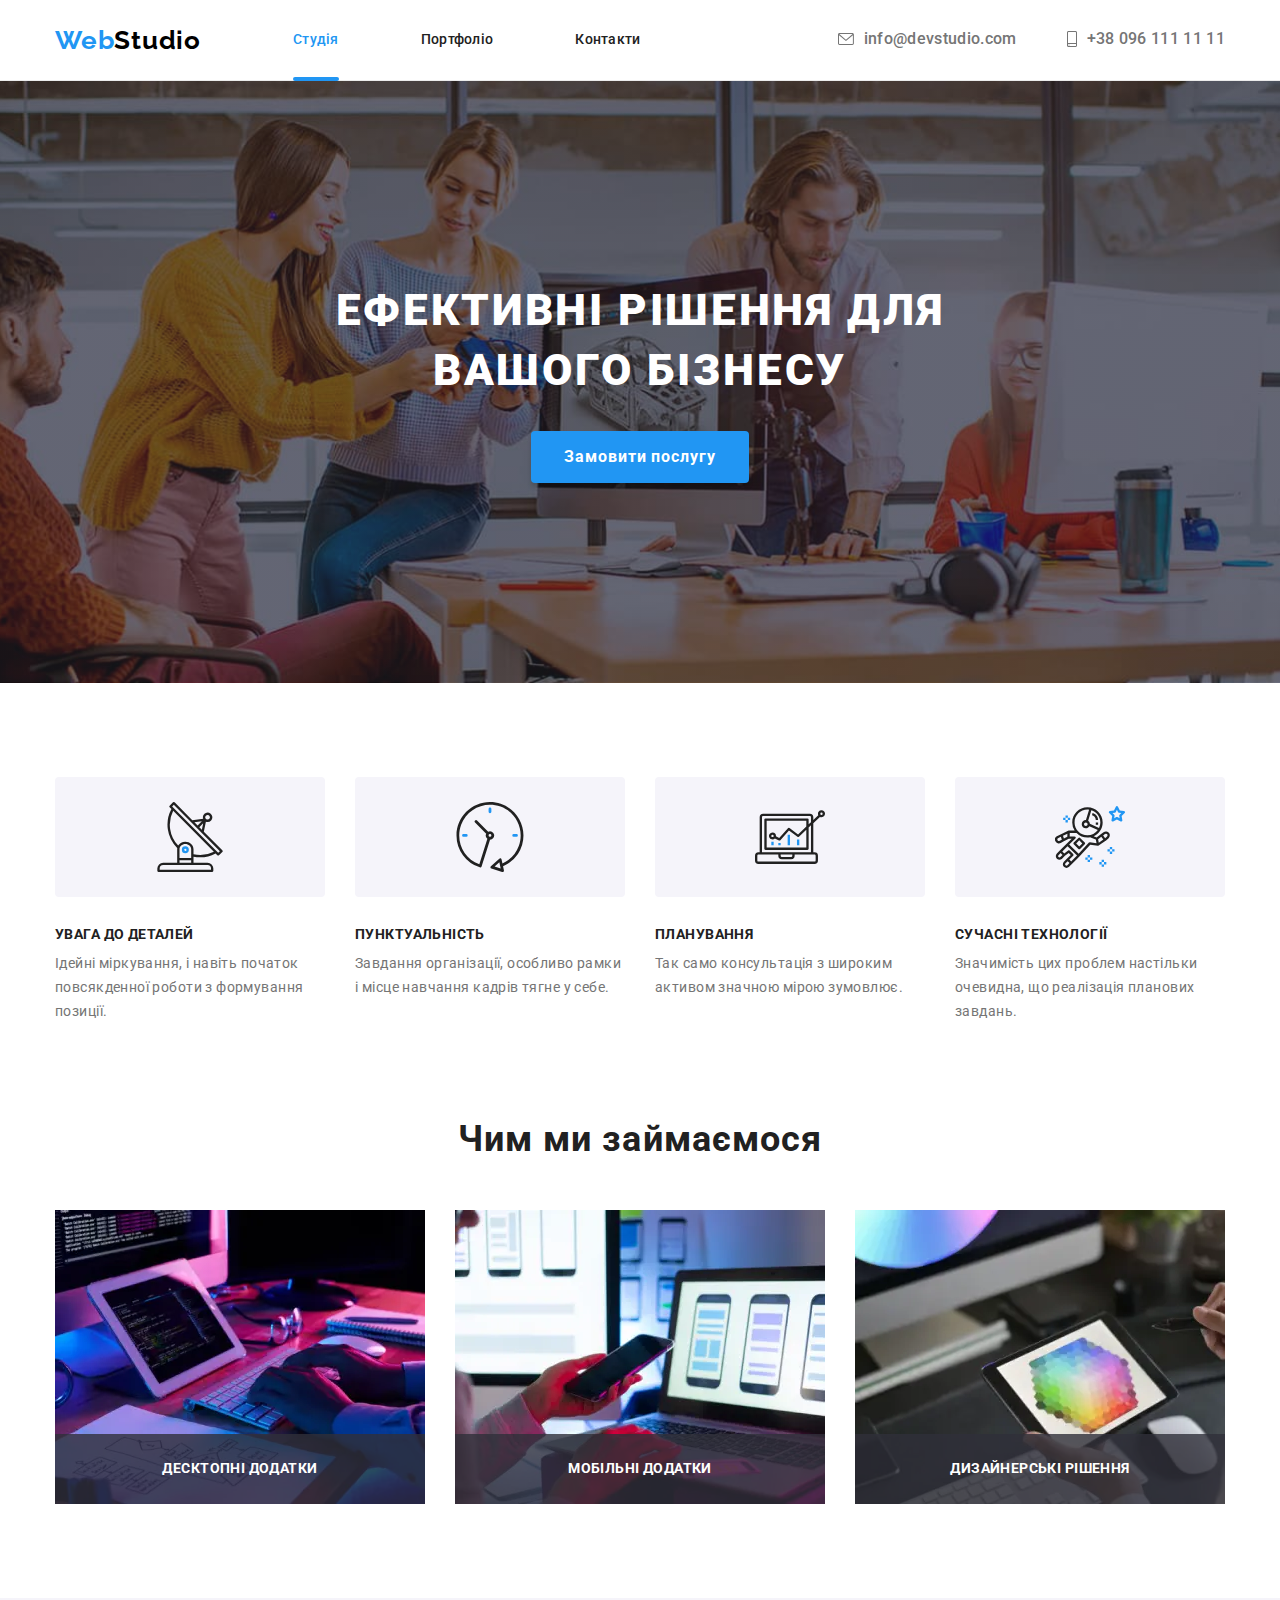
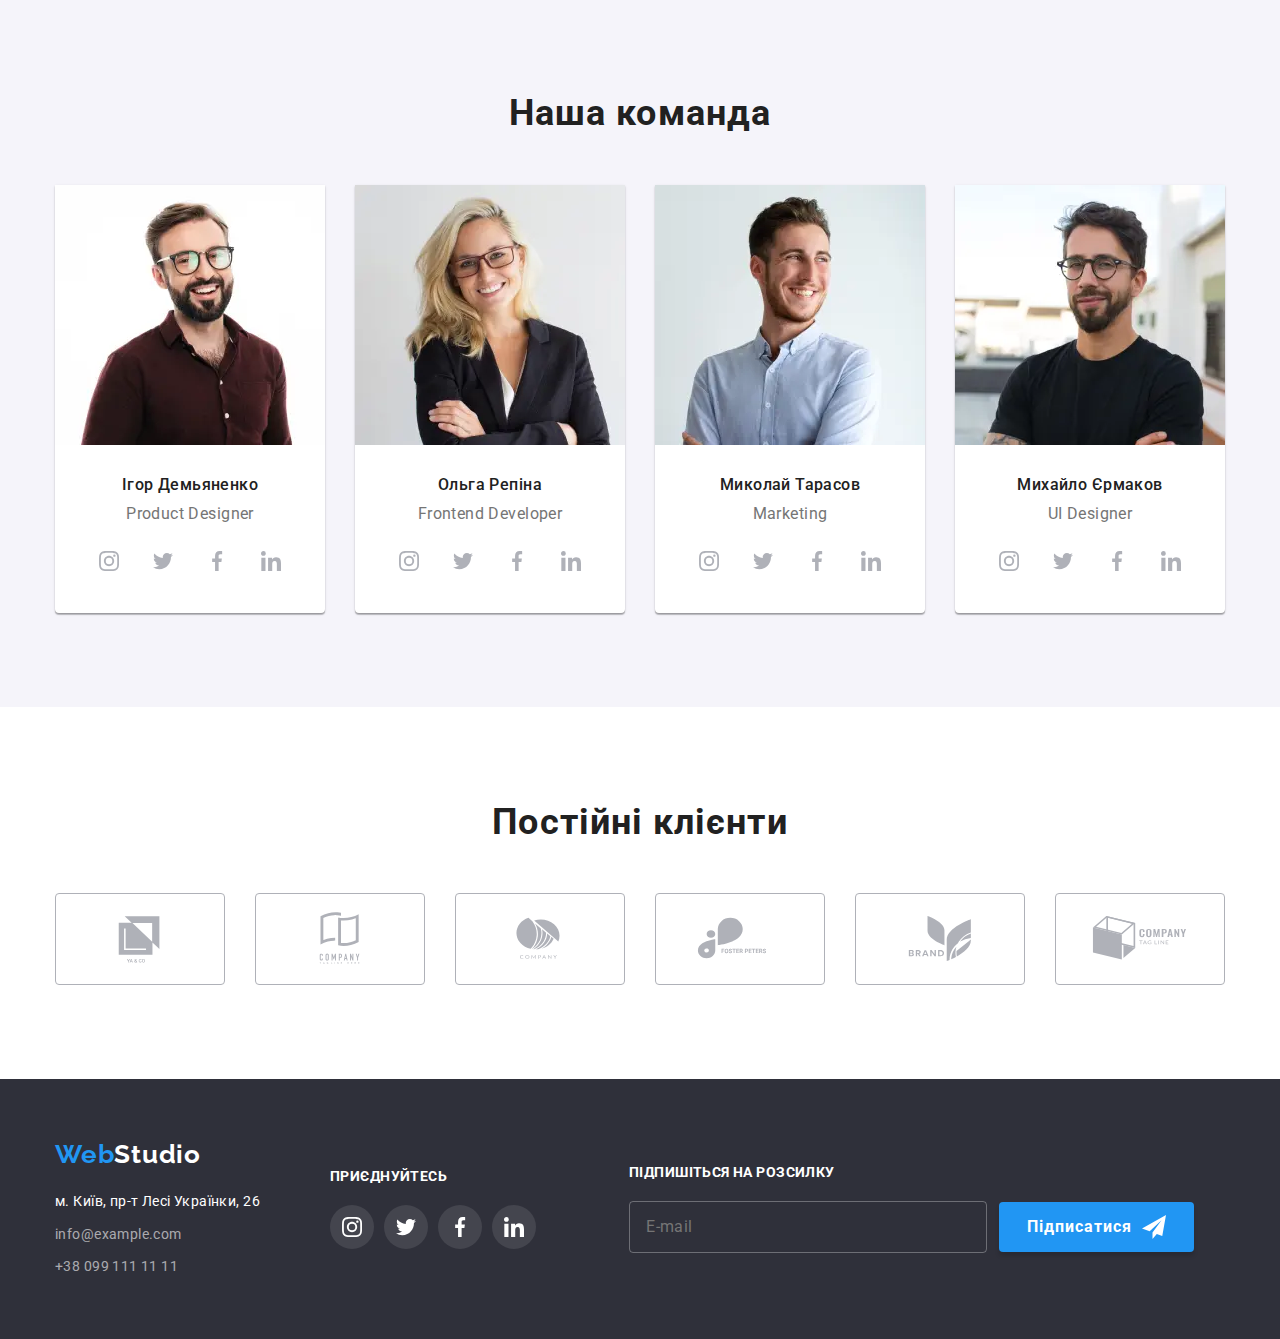
<file: index.html>
<!DOCTYPE html>
<html lang="uk">
  <head>
    <meta charset="UTF-8" />
    <meta http-equiv="X-UA-Compatible" content="IE=edge" />
    <meta name="viewport" content="width=device-width, initial-scale=1.0" />
    <link rel="preconnect" href="https://fonts.googleapis.com" />
    <link rel="preconnect" href="https://fonts.gstatic.com" crossorigin />
    <link href="https://fonts.googleapis.com/css2?family=Raleway:wght@700&family=Roboto:wght@400;500;700;900&display=swap" rel="stylesheet" />
    <link rel="stylesheet" href="./css/main.min.css" />
    <title>WebStudio</title>
  </head>
  <!-- If modal is open => no-scroll -->
  <body data-page>
    <!-- Header -->

    <header class="header">
      <div class="container">
        <div class="container-mobile container--flex">
          <a class="logo" lang="en" href="./index.html"> Web<span class="logo--mode-light">Studio</span> </a>

          <button class="mobile-btn" type="button" data-menu-button aria-expanded="false" aria-controls="mobile-menu">
            <svg width="40" height="40" aria-label="Перемикач мобільного меню">
              <use class="mobile-btn__icon-menu" href="./images/icons.svg#icon-menu"></use>
              <use class="mobile-btn__icon-close" href="./images/icons.svg#icon-menu-close"></use>
            </svg>
          </button>

          <div class="mobile-menu" id="mobile-menu" data-menu>
            <nav class="navigation navigation--margin-left">
              <ul class="nav-menu">
                <li class="nav-menu__item">
                  <a class="nav-menu__link nav-menu__link--active" href="./index.html">Студія</a>
                </li>
                <li class="nav-menu__item">
                  <a class="nav-menu__link" href="./portfolio.html">Портфоліо</a>
                </li>
                <li class="nav-menu__item">
                  <a class="nav-menu__link" href="#contacts">Контакти</a>
                </li>
              </ul>
            </nav>

            <ul class="address-menu">
              <li class="address-menu__item">
                <a class="address-menu__link" href="mailto:info@devstudio.com" aria-label="e-mail">
                  <svg class="icon-letter" width="16" height="12">
                    <use href="./images/icons.svg#icon-letter"></use>
                  </svg>
                  info@devstudio.com
                </a>
              </li>
              <li class="address-menu__item">
                <a class="address-menu__link mobile-activ" href="tel:+380961111111" aria-label="phone number">
                  <svg class="icon-phone" width="10" height="16">
                    <use href="./images/icons.svg#icon-smartphone"></use>
                  </svg>
                  +38 096 111 11 11
                </a>
              </li>
            </ul>

            <ul class="mobile-social">
              <li class="mobile-social__item">
                <a href="https://www.instagram.com/" target="_blank" rel="noopener norefferer" class="mobile-social__link" aria-label="instagram">
                  Instagram
                </a>
              </li>
              <li class="mobile-social__item">
                <a href="https://twitter.com/" target="_blank" rel="noopener norefferer" aria-label="twitter" class="mobile-social__link">
                  Twitter
                </a>
              </li>
              <li class="mobile-social__item">
                <a href="https://www.facebook.com/" target="_blank" rel="noopener norefferer" aria-label="facebook" class="mobile-social__link">
                  Facebook
                </a>
              </li>
              <li class="mobile-social__item">
                <a href="https://www.linkedin.com/" target="_blank" rel="noopener norefferer" aria-label="linkedin" class="mobile-social__link">
                  LinkedIn
                </a>
              </li>
            </ul>
          </div>
        </div>
      </div>
    </header>

    <!-- Main -->

    <main>
      <!--Solutions section-->

      <section class="section solutions overlay">
        <div class="container">
          <h1 class="solutions__title">Ефективні рішення для вашого бізнесу</h1>
          <button type="button" class="solutions__btn" data-modal-open>Замовити послугу</button>
        </div>
      </section>

      <!--Peculiarities section-->

      <section class="section peculiarities">
        <div class="container">
          <!--Hiden title-->

          <h2 class="visually-hidden">Особливості</h2>

          <ul class="peculiarities__items peculiarities__item--top-align list">
            <li class="peculiarities__item">
              <div class="peculiarities__thumb">
                <svg class="peculiarities__icon" width="70" height="70">
                  <use href="./images/icons.svg#icon-antenna"></use>
                </svg>
              </div>
              <h3 class="peculiarities__title">УВАГА ДО ДЕТАЛЕЙ</h3>
              <p class="peculiarities__descr">Ідейні міркування, і навіть початок повсякденної роботи з формування позиції.</p>
            </li>

            <li class="peculiarities__item">
              <div class="peculiarities__thumb">
                <svg class="peculiarities__icon" width="70" height="70">
                  <use href="./images/icons.svg#icon-clock-1"></use>
                </svg>
              </div>
              <h3 class="peculiarities__title">ПУНКТУАЛЬНІСТЬ</h3>
              <p class="peculiarities__descr">Завдання організації, особливо рамки і місце навчання кадрів тягне у себе.</p>
            </li>

            <li class="peculiarities__item">
              <div class="peculiarities__thumb">
                <svg class="peculiarities__icon" width="70" height="70">
                  <use href="./images/icons.svg#icon-diagram"></use>
                </svg>
              </div>
              <h3 class="peculiarities__title">ПЛАНУВАННЯ</h3>
              <p class="peculiarities__descr">Так само консультація з широким активом значною мірою зумовлює.</p>
            </li>

            <li class="peculiarities__item">
              <div class="peculiarities__thumb">
                <svg class="peculiarities__icon" width="70" height="70">
                  <use href="./images/icons.svg#icon-astronaut"></use>
                </svg>
              </div>
              <h3 class="peculiarities__title">СУЧАСНІ ТЕХНОЛОГІЇ</h3>
              <p class="peculiarities__descr">Значимість цих проблем настільки очевидна, що реалізація планових завдань.</p>
            </li>
          </ul>
        </div>
      </section>

      <!-- Doing section -->

      <section class="section doing no-top-padding">
        <div class="container">
          <h2 class="doing__title title">Чим ми займаємося</h2>
          <ul class="doing__items">
            <li class="doing__item">
              <div class="doing__thumb">
                <picture>
                  <!-- desktop screen -->
                  <source
                    media="(min-width: 1200px)"
                    srcset="./images/doing/lg/working-table_lg.webp 1x, ./images/doing/lg/working-table_lg@2x.webp 2x"
                    type="image/webp"
                  />
                  <source
                    media="(min-width: 1200px)"
                    srcset="./images/doing/lg/working-table_lg.jpg 1x, ./images/doing/lg/working-table_lg@x2.jpg 2x"
                    type="image/jpg"
                  />
                  <img src="./images/doing/lg/working-table_lg.jpg" width="370" height="294" alt="table" />
                </picture>

                <h3 class="doing__subtitle">Десктопні додатки</h3>
              </div>
            </li>

            <li class="doing__item">
              <div class="doing__thumb">
                <picture>
                  <!-- desktop screen -->
                  <source
                    media="(min-width: 1200px)"
                    srcset="./images/doing/lg/phone-laptop_lg.webp 1x, ./images/doing/lg/phone-laptop_lg@2x.webp 2x"
                    type="image/webp"
                  />
                  <source
                    media="(min-width: 1200px)"
                    srcset="./images/doing/lg/phone-laptop_lg.jpg 1x, ./images/doing/lg/phone-laptop_lg@x2.jpg 2x"
                    type="image/jpg"
                  />
                  <img src="./images/doing/lg/phone-laptop_lg.jpg" width="370" height="294" alt="tablet" />
                </picture>

                <h3 class="doing__subtitle">Мобільні додатки</h3>
              </div>
            </li>

            <li class="doing__item">
              <div class="doing__thumb">
                <picture>
                  <!-- desktop screen -->
                  <source
                    media="(min-width: 1200px)"
                    srcset="./images/doing/lg/tablet_lg.webp 1x, ./images/doing/lg/tablet_lg@2x.webp 2x"
                    type="image/webp"
                  />
                  <source
                    media="(min-width: 1200px)"
                    srcset="./images/doing/lg/tablet_lg 1x, ./images/doing/lg/tablet_lg@x2.jpg 2x"
                    type="image/jpg"
                  />
                  <img src="./images/doing/lg/tablet_lg.jpg" width="370" height="294" alt="tablet" />
                </picture>

                <h3 class="doing__subtitle">Дизайнерські рішення</h3>
              </div>
            </li>
          </ul>
        </div>
      </section>

      <!-- Our Team section -->

      <section class="section team">
        <div class="container">
          <h2 class="team__title title">Наша команда</h2>

          <ul class="team__members">
            <li class="team__member">
              <picture>
                <!-- desktop screen -->
                <source
                  media="(min-width: 1200px)"
                  srcset="./images/team/lg/product-designer_lg.webp 1x, ./images/team/lg/product-designer_lg@2x.webp 2x"
                  type="image/webp"
                />
                <source
                  media="(min-width: 1200px)"
                  srcset="./images/team/lg/product-designer_lg.jpg 1x, ./images/team/lg/product-designer_lg@2x.jpg 2x"
                  type="image/jpg"
                />

                <!-- tablet screen -->
                <source
                  media="(min-width: 768px)"
                  srcset="./images/team/md/product-designer_md.webp 1x, ./images/team/md/product-designer_md@2x.webp 2x"
                  type="image/webp"
                />
                <source
                  media="(min-width: 768px)"
                  srcset="./images/team/md/product-designer_md.jpg 1x, ./images/team/md/product-designer_md@2x.jpg 2x"
                  type="image/jpg"
                />

                <!-- mobile screen -->
                <source
                  media="(max-width: 767px)"
                  srcset="./images/team/sm/product-designer_sm.webp 1x, ./images/team/sm/product-designer_sm@2x.webp 2x"
                  type="image/webp"
                />
                <source
                  media="(max-width: 767px)"
                  srcset="./images/team/sm/product-designer_sm.jpg 1x, ./images/team/sm/product-designer_sm@2x.jpg 2x"
                  type="image/jpg"
                />
                <img class="member__photo" src="./images/team/lg/product-designer_lg.jpg" alt="designer" />
              </picture>

              <div class="member__content">
                <h3 class="member__title">Ігор Демьяненко</h3>
                <p lang="en" class="member__position">Product Designer</p>
                <ul class="social__items">
                  <li class="social__item">
                    <a
                      href="https://www.instagram.com/"
                      target="_blank"
                      rel="noopener norefferer"
                      class="social__link link social__link--mode-light"
                      aria-label="instagram"
                    >
                      <svg class="social__icon" width="20" height="20">
                        <use href="./images/icons.svg#icon-instagram-member"></use>
                      </svg>
                    </a>
                  </li>
                  <li class="social__item">
                    <a
                      href="https://twitter.com/"
                      target="_blank"
                      rel="noopener norefferer"
                      class="social__link link social__link--mode-light"
                      aria-label="twitter"
                    >
                      <svg class="social__icon" width="20" height="20">
                        <use href="./images/icons.svg#icon-twitter-member"></use>
                      </svg>
                    </a>
                  </li>
                  <li class="social__item">
                    <a
                      href="https://www.facebook.com/"
                      target="_blank"
                      rel="noopener norefferer"
                      class="social__link link social__link--mode-light"
                      aria-label="facebook"
                    >
                      <svg class="social__icon" width="20" height="20">
                        <use href="./images/icons.svg#icon-facebook-member"></use>
                      </svg>
                    </a>
                  </li>
                  <li class="social__item">
                    <a
                      href="https://www.linkedin.com/"
                      target="_blank"
                      rel="noopener norefferer"
                      class="social__link link social__link--mode-light"
                      aria-label="linkedin"
                    >
                      <svg class="social__icon" width="20" height="20">
                        <use href="./images/icons.svg#icon-linkedin-member"></use>
                      </svg>
                    </a>
                  </li>
                </ul>
              </div>
            </li>

            <li class="team__member">
              <picture>
                <!-- desktop screen -->
                <source
                  media="(min-width: 1200px)"
                  srcset="./images/team/lg/front-end_lg.webp 1x, ./images/team/lg/front-end_lg@2x.webp 2x"
                  type="image/webp"
                />
                <source
                  media="(min-width: 1200px)"
                  srcset="./images/team/lg/front-end_lg.jpg 1x, ./images/team/lg/front-end_lg@2x.jpg 2x"
                  type="image/jpg"
                />

                <!-- tablet screen -->
                <source
                  media="(min-width: 768px)"
                  srcset="./images/team/md/front-end_md.webp 1x, ./images/team/md/front-end_md@2x.webp 2x"
                  type="image/webp"
                />
                <source
                  media="(min-width: 768px)"
                  srcset="./images/team/md/front-end_md.jpg 1x, ./images/team/md/front-end_md@2x.jpg 2x"
                  type="image/jpg"
                />

                <!-- mobile screen -->
                <source
                  media="(max-width: 767px)"
                  srcset="./images/team/sm/front-end_sm.webp 1x, ./images/team/sm/front-end_sm@2x.webp 2x"
                  type="image/webp"
                />
                <source
                  media="(max-width: 767px)"
                  srcset="./images/team/sm/front-end_sm.jpg 1x, ./images/team/sm/front-end_sm@2x.jpg 2x"
                  type="image/jpg"
                />
                <img class="member__photo" src="./images/team/lg/front-end_lg.jpg" alt="developer" />
              </picture>

              <div class="member__content">
                <h3 class="member__title">Ольга Репіна</h3>
                <p lang="en" class="member__position">Frontend Developer</p>
                <ul class="social__items">
                  <li class="social__item">
                    <a
                      href="https://www.instagram.com/"
                      target="_blank"
                      rel="noopener norefferer"
                      class="social__link link social__link--mode-light"
                      aria-label="instagram"
                    >
                      <svg class="social__icon" width="20" height="20">
                        <use href="./images/icons.svg#icon-instagram-member"></use>
                      </svg>
                    </a>
                  </li>
                  <li class="social__item">
                    <a
                      href="https://twitter.com/"
                      target="_blank"
                      rel="noopener norefferer"
                      class="social__link link social__link--mode-light"
                      aria-label="twitter"
                    >
                      <svg class="social__icon" width="20" height="20">
                        <use href="./images/icons.svg#icon-twitter-member"></use>
                      </svg>
                    </a>
                  </li>
                  <li class="social__item">
                    <a
                      href="https://www.facebook.com/"
                      target="_blank"
                      rel="noopener norefferer"
                      class="social__link link social__link--mode-light"
                      aria-label="facebook"
                    >
                      <svg class="social__icon" width="20" height="20">
                        <use href="./images/icons.svg#icon-facebook-member"></use>
                      </svg>
                    </a>
                  </li>
                  <li class="social__item">
                    <a
                      href="https://www.linkedin.com/"
                      target="_blank"
                      rel="noopener norefferer"
                      class="social__link link social__link--mode-light"
                      aria-label="linkedin"
                    >
                      <svg class="social__icon" width="20" height="20">
                        <use href="./images/icons.svg#icon-linkedin-member"></use>
                      </svg>
                    </a>
                  </li>
                </ul>
              </div>
            </li>

            <li class="team__member">
              <picture>
                <!-- desktop screen -->
                <source
                  media="(min-width: 1200px)"
                  srcset="./images/team/lg/marketing_lg.webp 1x, ./images/team/lg/marketing_lg@2x.webp 2x"
                  type="image/webp"
                />
                <source
                  media="(min-width: 1200px)"
                  srcset="./images/team/lg/marketing_lg.jpg 1x, ./images/team/lg/marketing_lg@2x.jpg 2x"
                  type="image/jpg"
                />

                <!-- tablet screen -->
                <source
                  media="(min-width: 768px)"
                  srcset="./images/team/md/marketing_md.webp 1x, ./images/team/md/marketing_md@2x.webp 2x"
                  type="image/webp"
                />
                <source
                  media="(min-width: 768px)"
                  srcset="./images/team/md/marketing_md.jpg 1x, ./images/team/md/marketing_md@2x.jpg 2x"
                  type="image/jpg"
                />

                <!-- mobile screen -->
                <source
                  media="(max-width: 767px)"
                  srcset="./images/team/sm/marketing_sm.webp 1x, ./images/team/sm/marketing_sm@2x.webp 2x"
                  type="image/webp"
                />
                <source
                  media="(max-width: 767px)"
                  srcset="./images/team/sm/marketing_sm.jpg 1x, ./images/team/sm/marketing_sm@2x.jpg 2x"
                  type="image/jpg"
                />
                <img class="member__photo" src="./images/team/lg/marketing_lg.jpg" alt="marketing" />
              </picture>

              <div class="member__content">
                <h3 class="member__title">Миколай Тарасов</h3>
                <p lang="en" class="member__position">Marketing</p>
                <ul class="social__items">
                  <li class="social__item">
                    <a
                      href="https://www.instagram.com/"
                      target="_blank"
                      rel="noopener norefferer"
                      class="social__link link social__link--mode-light"
                      aria-label="instagram"
                    >
                      <svg class="social__icon" width="20" height="20">
                        <use href="./images/icons.svg#icon-instagram-member"></use>
                      </svg>
                    </a>
                  </li>
                  <li class="social__item">
                    <a
                      href="https://twitter.com/"
                      target="_blank"
                      rel="noopener norefferer"
                      class="social__link link social__link--mode-light"
                      aria-label="twitter"
                    >
                      <svg class="social__icon" width="20" height="20">
                        <use href="./images/icons.svg#icon-twitter-member"></use>
                      </svg>
                    </a>
                  </li>
                  <li class="social__item">
                    <a
                      href="https://www.facebook.com/"
                      target="_blank"
                      rel="noopener norefferer"
                      class="social__link link social__link--mode-light"
                      aria-label="facebook"
                    >
                      <svg class="social__icon" width="20" height="20">
                        <use href="./images/icons.svg#icon-facebook-member"></use>
                      </svg>
                    </a>
                  </li>
                  <li class="social__item">
                    <a
                      href="https://www.linkedin.com/"
                      target="_blank"
                      rel="noopener norefferer"
                      class="social__link link social__link--mode-light"
                      aria-label="linkedin"
                    >
                      <svg class="social__icon" width="20" height="20">
                        <use href="./images/icons.svg#icon-linkedin-member"></use>
                      </svg>
                    </a>
                  </li>
                </ul>
              </div>
            </li>

            <li class="team__member">
              <picture>
                <!-- desktop screen -->
                <source
                  media="(min-width: 1200px)"
                  srcset="./images/team/lg/ui-designer_lg.webp 1x, ./images/team/lg/ui-designer_lg@2x.webp 2x"
                  type="image/webp"
                />
                <source
                  media="(min-width: 1200px)"
                  srcset="./images/team/lg/ui-designer_lg.jpg 1x, ./images/team/lg/ui-designer_lg@2x.jpg 2x"
                  type="image/jpg"
                />

                <!-- tablet screen -->
                <source
                  media="(min-width: 768px)"
                  srcset="./images/team/md/ui-designer_md.webp 1x, ./images/team/md/ui-designer_md@2x.webp 2x"
                  type="image/webp"
                />
                <source
                  media="(min-width: 768px)"
                  srcset="./images/team/md/ui-designer_md.jpg 1x, ./images/team/md/ui-designer_md@2x.jpg 2x"
                  type="image/jpg"
                />

                <!-- mobile screen -->
                <source
                  media="(max-width: 767px)"
                  srcset="./images/team/sm/ui-designer_sm.webp 1x, ./images/team/sm/ui-designer_sm@2x.webp 2x"
                  type="image/webp"
                />
                <source
                  media="(max-width: 767px)"
                  srcset="./images/team/sm/ui-designer_sm.jpg 1x, ./images/team/sm/ui-designer_sm@2x.jpg 2x"
                  type="image/jpg"
                />
                <img class="member__photo" src="./images/team/lg/ui-designer_lg.jpg" alt="ui-designer" />
              </picture>

              <div class="member__content">
                <h3 class="member__title">Михайло Єрмаков</h3>
                <p lang="en" class="member__position">UI Designer</p>
                <ul class="social__items">
                  <li class="social__item">
                    <a
                      href="https://www.instagram.com/"
                      target="_blank"
                      rel="noopener norefferer"
                      class="social__link link social__link--mode-light"
                      aria-label="instagram"
                    >
                      <svg class="social__icon" width="20" height="20">
                        <use href="./images/icons.svg#icon-instagram-member"></use>
                      </svg>
                    </a>
                  </li>
                  <li class="social__item">
                    <a
                      href="https://twitter.com/"
                      target="_blank"
                      rel="noopener norefferer"
                      class="social__link link social__link--mode-light"
                      aria-label="twitter"
                    >
                      <svg class="social__icon" width="20" height="20">
                        <use href="./images/icons.svg#icon-twitter-member"></use>
                      </svg>
                    </a>
                  </li>
                  <li class="social__item">
                    <a
                      href="https://www.facebook.com/"
                      target="_blank"
                      rel="noopener norefferer"
                      class="social__link link social__link--mode-light"
                      aria-label="facebook"
                    >
                      <svg class="social__icon" width="20" height="20">
                        <use href="./images/icons.svg#icon-facebook-member"></use>
                      </svg>
                    </a>
                  </li>
                  <li class="social__item">
                    <a
                      href="https://www.linkedin.com/"
                      target="_blank"
                      rel="noopener norefferer"
                      class="social__link link social__link--mode-light"
                      aria-label="linkedin"
                    >
                      <svg class="social__icon" width="20" height="20">
                        <use href="./images/icons.svg#icon-linkedin-member"></use>
                      </svg>
                    </a>
                  </li>
                </ul>
              </div>
            </li>
          </ul>
        </div>
      </section>

      <!-- Our Clients -->

      <section class="section clients">
        <div class="container">
          <h2 class="clients__title title">Постійні клієнти</h2>
          <ul class="clients__items">
            <li class="clients__item">
              <a href="" target="_blank" rel="noopener norefferer" class="clients__link" aria-label="YA & CO">
                <svg class="icon__client" width="106" height="60">
                  <use href="./images/icons.svg#icon-client-1"></use>
                </svg>
              </a>
            </li>
            <li class="clients__item">
              <a href="" target="_blank" rel="noopener norefferer" class="clients__link" aria-label="Company tagline here">
                <svg class="icon__client" width="106" height="60">
                  <use href="./images/icons.svg#icon-client-2"></use>
                </svg>
              </a>
            </li>
            <li class="clients__item">
              <a href="" target="_blank" rel="noopener norefferer" class="clients__link" aria-label="Company">
                <svg class="icon__client" width="106" height="60">
                  <use href="./images/icons.svg#icon-client-3"></use>
                </svg>
              </a>
            </li>
            <li class="clients__item">
              <a href="" target="_blank" rel="noopener norefferer" class="clients__link" aria-label="Foster Peters">
                <svg class="icon__client" width="106" height="60">
                  <use href="./images/icons.svg#icon-client-4"></use>
                </svg>
              </a>
            </li>
            <li class="clients__item">
              <a href="" target="_blank" rel="noopener norefferer" class="clients__link" aria-label="Brand">
                <svg class="icon__client" width="106" height="60">
                  <use href="./images/icons.svg#icon-client-5"></use>
                </svg>
              </a>
            </li>
            <li class="clients__item">
              <a href="" target="_blank" rel="noopener norefferer" class="clients__link" aria-label="Company Tag Line">
                <svg class="icon__client" width="106" height="60">
                  <use href="./images/icons.svg#icon-client-6"></use>
                </svg>
              </a>
            </li>
          </ul>
        </div>
      </section>

      <!-- Modal -->
      <div class="backdrop is-hidden" data-modal>
        <div class="modal">
          <button type="button" class="modal__close-btn" data-modal-close>
            <svg class="modal__close-icon" width="18" height="18">
              <use href="./images/icons.svg#icon-close"></use>
            </svg>
          </button>
          <form class="modal-form">
            <strong class="modal-form__contact-head">Залиште свої дані, ми вам передзвонимо</strong>
            <div class="modal-form__group" role="group" aria-labelledby="contact_head" id="contact_head">
              <label class="modal-form__field">
                <span class="modal-form__label">Ім'я</span>
                <input class="modal-form__input" type="text" name="name" />
                <svg class="modal-form__icon" width="18" height="18">
                  <use href="./images/icons.svg#icon-person"></use>
                </svg>
              </label>

              <label class="modal-form__field">
                <span class="modal-form__label">Телефон</span>
                <input class="modal-form__input" type="tel" name="tel" />
                <svg class="modal-form__icon" width="18" height="18">
                  <use href="./images/icons.svg#icon-phone"></use>
                </svg>
              </label>

              <label class="modal-form__field">
                <span class="modal-form__label">Пошта</span>
                <input class="modal-form__input" type="email" name="email" />
                <svg class="modal-form__icon" width="18" height="18">
                  <use href="./images/icons.svg#icon-email"></use>
                </svg>
              </label>

              <label class="modal-form__field">
                <span class="modal-form__label">Коментар</span>
                <textarea class="modal-form__comment-text" name="comment" placeholder="Введіть текст" rows="5"></textarea>
              </label>
            </div>

            <div class="modal-form__checkbox">
              <label class="modal-form__checkbox-label">
                <input class="modal-form__checkbox visually-hidden" type="checkbox" name="policy" />
                <span class="modal-form__checkbox-icon"></span>
                <span class="no-user-select">Погоджуюся з розсилкою та приймаю </span>
              </label>
              <a class="modal-form__policy-link" href="" target="_blank" rel="noopener noreferrer"> Умови договору </a>
            </div>
            <button class="modal-form__btn" type="submit">Відправити</button>
          </form>
        </div>
      </div>
    </main>

    <!-- Footer -->

    <footer class="footer">
      <div class="container container--flex-baseline">
        <div class="footer__wrp">
          <a class="footer__logo logo" lang="en" href="./index.html"> Web<span class="logo--mode-dark">Studio</span> </a>
          <address id="contacts">
            <a class="footer__street-address" href="https://goo.gl/maps/Z6sbrhyPWb495Rzy5" target="blank_" rel="noopener nofollow noreferrer">
              м. Київ, пр-т Лесі Українки, 26
            </a>
            <ul class="footer-menu">
              <li class="footer-menu__item">
                <a class="footer-menu__link" href="mailto:info@example.com">info@example.com</a>
              </li>
              <li class="footer-menu__item">
                <a class="footer-menu__link" href="tel:+380991111111">+38 099 111 11 11</a>
              </li>
            </ul>
          </address>
        </div>
        <div class="social social--margin-right">
          <h3 class="social__title">приєднуйтесь</h3>
          <ul class="social__items">
            <li class="social__item">
              <a
                href="https://www.instagram.com/"
                target="_blank"
                rel="noopener norefferer"
                class="social__link social__link--mode-dark"
                aria-label="instagram"
              >
                <svg class="social__icon" width="20" height="20">
                  <use href="./images/icons.svg#icon-instagram-member"></use>
                </svg>
              </a>
            </li>
            <li class="social__item">
              <a
                href="https://twitter.com/"
                target="_blank"
                rel="noopener norefferer"
                class="social__link social__link--mode-dark"
                aria-label="twitter"
              >
                <svg class="social__icon" width="20" height="20">
                  <use href="./images/icons.svg#icon-twitter-member"></use>
                </svg>
              </a>
            </li>
            <li class="social__item">
              <a
                href="https://www.facebook.com/"
                target="_blank"
                rel="noopener norefferer"
                class="social__link social__link--mode-dark"
                aria-label="facebook"
              >
                <svg class="social__icon" width="20" height="20">
                  <use href="./images/icons.svg#icon-facebook-member"></use>
                </svg>
              </a>
            </li>
            <li class="social__item">
              <a
                href="https://www.linkedin.com/"
                target="_blank"
                rel="noopener norefferer"
                class="social__link social__link--mode-dark"
                aria-label="linkedin"
              >
                <svg class="social__icon" width="20" height="20">
                  <use href="./images/icons.svg#icon-linkedin-member"></use>
                </svg>
              </a>
            </li>
          </ul>
        </div>
        <form action="footer-form">
          <h3 class="footer-form__title">Підпишіться на розсилку</h3>
          <div class="footer-form__wrp">
            <input class="footer-form__email" type="email" name="email" placeholder="E-mail" />
            <button class="footer-form__btn" type="submit">
              Підписатися
              <svg class="footer-form__btn-icon" width="24" height="24">
                <use href="./images/icons.svg#icon-send"></use>
              </svg>
            </button>
          </div>
        </form>
      </div>
    </footer>
    <script src="./js/modal.js"></script>
    <script src="./js/mobile-menu.js"></script>
  </body>
</html>
</file>
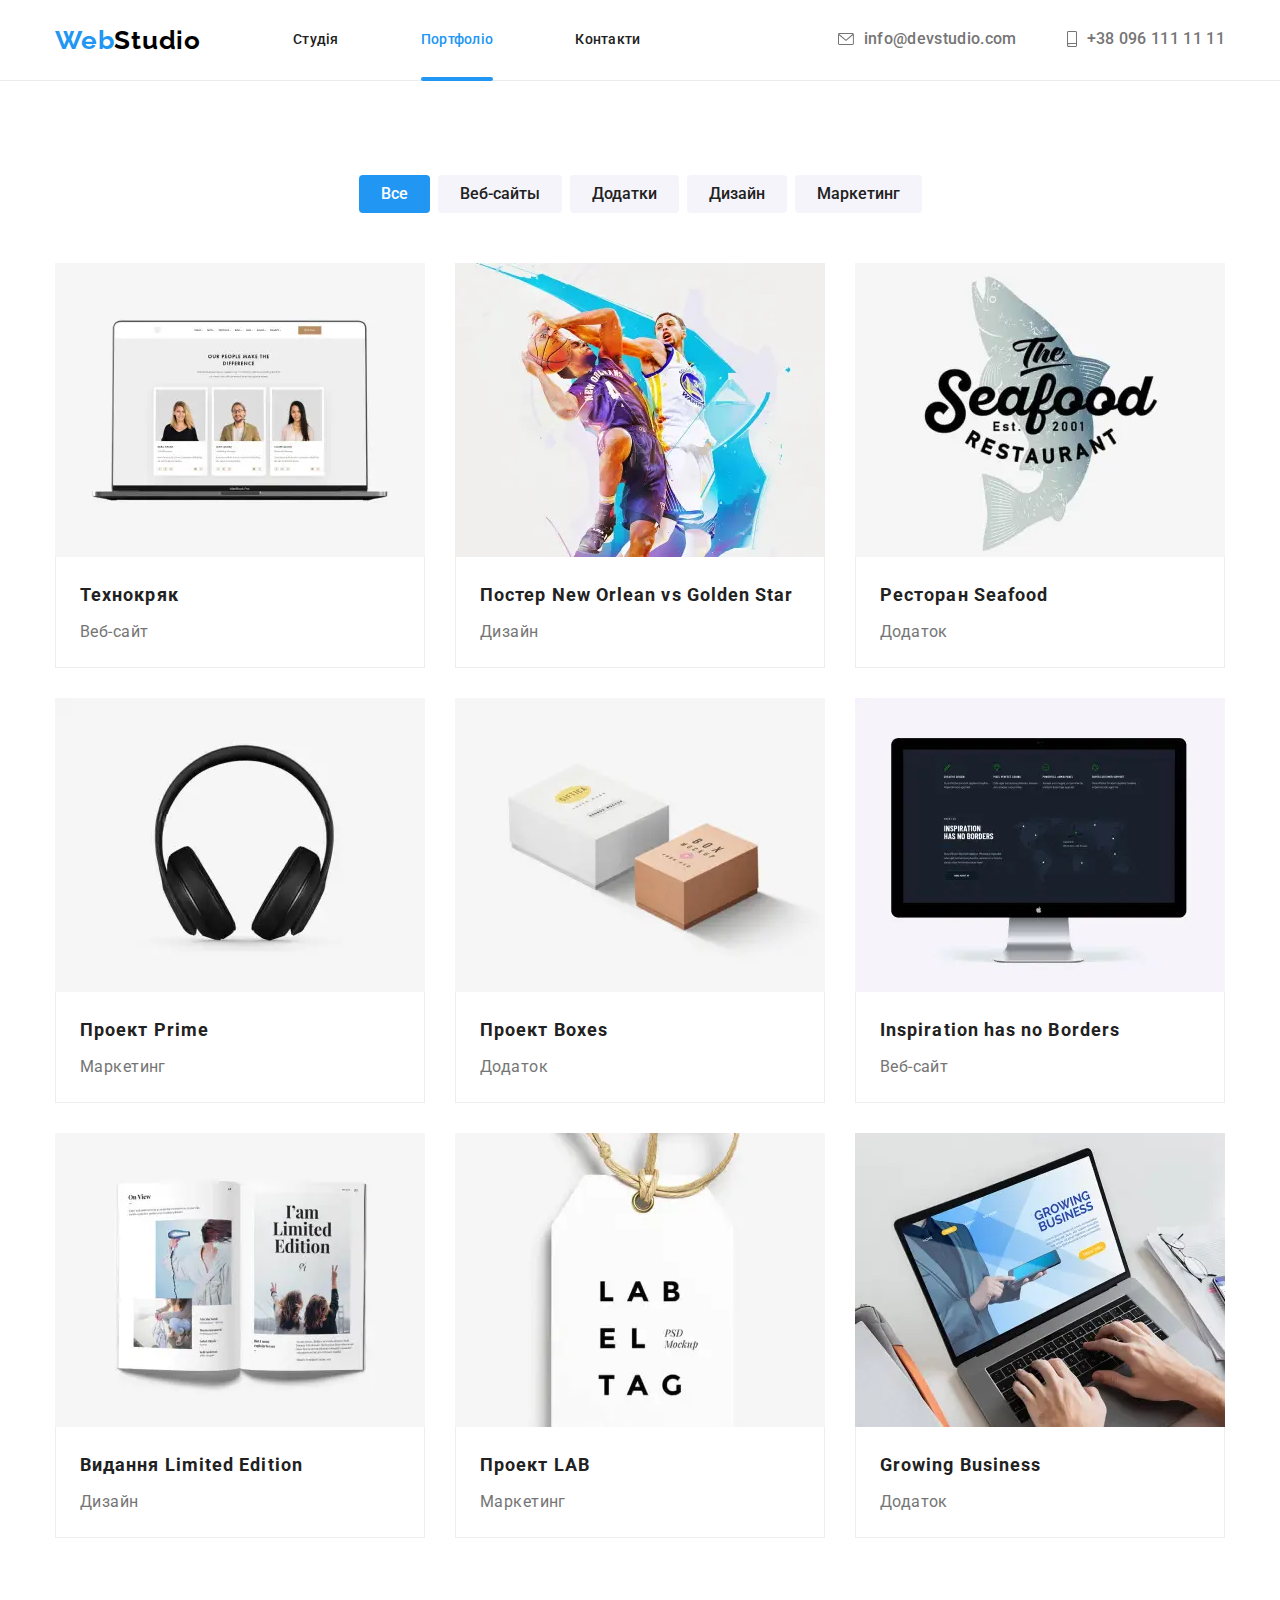
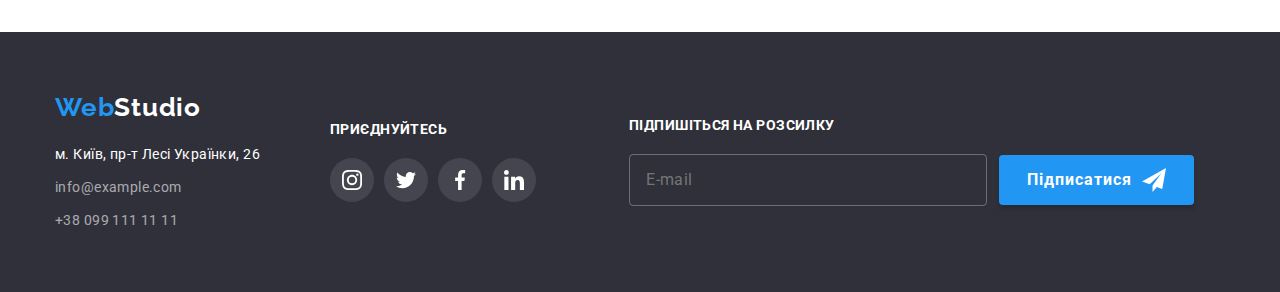
<file: portfolio.html>
<!DOCTYPE html>
<html lang="uk">
	<head>
		<meta charset="UTF-8" />
		<meta http-equiv="X-UA-Compatible" content="IE=edge" />
		<meta name="viewport" content="width=device-width, initial-scale=1.0" />
		<link rel="preconnect" href="https://fonts.googleapis.com" />
		<link rel="preconnect" href="https://fonts.gstatic.com" crossorigin />
		<link
			href="https://fonts.googleapis.com/css2?family=Raleway:wght@700&family=Roboto:wght@400;500;700;900&display=swap"
			rel="stylesheet"
		/>
		<link rel="stylesheet" href="./css/main.min.css" />
		<title>Portfolio</title>
	</head>

	<body>
		<!-- Header -->

		<header class="header">
			<div class="container">
				<div class="container-mobile container--flex">
					<a class="logo" lang="en" href="./index.html">
						Web<span class="logo--mode-light">Studio</span>
					</a>

					<button
						class="mobile-btn"
						type="button"
						data-menu-button
						aria-expanded="false"
						aria-controls="mobile-menu"
					>
						<svg width="40" height="40" aria-label="Перемикач мобільного меню">
							<use class="mobile-btn__icon-menu" href="./images/icons.svg#icon-menu"></use>
							<use class="mobile-btn__icon-close" href="./images/icons.svg#icon-menu-close"></use>
						</svg>
					</button>

					<div class="mobile-menu" id="mobile-menu" data-menu>
						<nav class="navigation navigation--margin-left">
							<ul class="nav-menu">
								<li class="nav-menu__item">
									<a class="nav-menu__link" href="./index.html">Студія</a>
								</li>
								<li class="nav-menu__item">
									<a class="nav-menu__link nav-menu__link--active" href="./portfolio.html">
										Портфоліо
									</a>
								</li>
								<li class="nav-menu__item">
									<a class="nav-menu__link" href="#contacts">Контакти</a>
								</li>
							</ul>
						</nav>

						<ul class="address-menu list">
							<li class="address-menu__item">
								<a class="address-menu__link" href="mailto:info@devstudio.com" aria-label="e-mail">
									<svg class="icon-letter" width="16" height="12">
										<use href="./images/icons.svg#icon-letter"></use>
									</svg>
									info@devstudio.com
								</a>
							</li>
							<li class="address-menu__item">
								<a
									class="address-menu__link mobile-activ"
									href="tel:+380961111111"
									aria-label="phone number"
								>
									<svg class="icon-phone" width="10" height="16">
										<use href="./images/icons.svg#icon-smartphone"></use>
									</svg>
									+38 096 111 11 11
								</a>
							</li>
						</ul>

						<ul class="mobile-social">
							<li class="mobile-social__item">
								<a
									href="https://www.instagram.com/"
									target="_blank"
									rel="noopener norefferer"
									class="mobile-social__link"
									aria-label="instagram"
								>
									Instagram
								</a>
							</li>
							<li class="mobile-social__item">
								<a
									href="https://twitter.com/"
									target="_blank"
									rel="noopener norefferer"
									aria-label="twitter"
									class="mobile-social__link"
								>
									Twitter
								</a>
							</li>
							<li class="mobile-social__item">
								<a
									href="https://www.facebook.com/"
									target="_blank"
									rel="noopener norefferer"
									aria-label="facebook"
									class="mobile-social__link"
								>
									Facebook
								</a>
							</li>
							<li class="mobile-social__item">
								<a
									href="https://www.linkedin.com/"
									target="_blank"
									rel="noopener norefferer"
									aria-label="linkedin"
									class="mobile-social__link"
								>
									LinkedIn
								</a>
							</li>
						</ul>
					</div>
				</div>
			</div>
		</header>

		<!-- Main -->

		<main>
			<!-- Our work -->

			<section class="section work">
				<div class="container">
					<!--Hiden title-->
					<h1 class="visually-hidden">Portfolio</h1>
					<ul class="work__btn-list">
						<li class="work__btn-item">
							<button type="button" class="work__btn active-btn">Все</button>
						</li>
						<li class="work__btn-item">
							<button type="button" class="work__btn">Веб-сайты</button>
						</li>
						<li class="work__btn-item">
							<button type="button" class="work__btn">Додатки</button>
						</li>
						<li class="work__btn-item">
							<button type="button" class="work__btn">Дизайн</button>
						</li>
						<li class="work__btn-item">
							<button type="button" class="work__btn">Маркетинг</button>
						</li>
					</ul>
					<ul class="work-list">
						<li class="work-list__item">
							<a class="work-list__link link" href="">
								<div class="work-list__thumb">
									<picture>
										<!-- desktop screen -->
										<source
											media="(min-width: 1200px)"
											srcset="./images/portfolio/lg/laptop_lg.webp 1x, ./images/portfolio/lg/laptop_lg@2x.webp 2x"
											type="image/webp"
										/>
										<source
											media="(min-width: 1200px)"
											srcset="./images/portfolio/lg/laptop_lg.jpg 1x, ./images/portfolio/lg/laptop_lg@2x.jpg 2x"
											type="image/jpg"
										/>
									
										<!-- tablet screen -->
										<source
											media="(min-width: 768px)"
											srcset="./images/portfolio/md/laptop_md.webp 1x, ./images/portfolio/md/laptop_md@2x.webp 2x"
											type="image/webp"
										/>
										<source
											media="(min-width: 768px)"
											srcset="./images/portfolio/md/laptop_md.jpg 1x, ./images/portfolio/md/laptop_md@2x.jpg 2x"
											type="image/jpg"
										/>
									
										<!-- mobile screen -->
										<source
											media="(max-width: 767px)"
											srcset="./images/portfolio/sm/laptop_sm.webp 1x, ./images/portfolio/sm/laptop_sm@2x.webp 2x"
											type="image/webp"
										/>
										<source
											media="(max-width: 767px)"
											srcset="./images/portfolio/sm/laptop_sm.jpg 1x, ./images/portfolio/sm/laptop_sm@2x.jpg 2x"
											type="image/jpg"
										/>
										<img
										class="work-list__img"
										src="./images/portfolio/lg/laptop_lg.jpg"
										alt="technoquack"
									/>
									</picture>
									
									<div class="work-list__overlay">
										<p class="work-list__overlay-desc">
											Ресурс пропонує комплексні пропозиції з різним рівнем функціоналу та сервісів.
											Все це дозволить відвідувачу отримати вичерпні відомості про компанію чи
											приватну особу.
										</p>
									</div>
								</div>

								<div class="work-list__content-wrp">
									<h2 class="work-list__title">Технокряк</h2>
									<p class="work-list__descr">Веб-сайт</p>
								</div>
							</a>
						</li>
						<li class="work-list__item">
							<a class="work-list__link link" href="">
								<div class="work-list__thumb">

									<picture>
										<!-- desktop screen -->
										<source
											media="(min-width: 1200px)"
											srcset="./images/portfolio/lg/sport_lg.webp 1x, ./images/portfolio/lg/sport_lg@2x.webp 2x"
											type="image/webp"
										/>
										<source
											media="(min-width: 1200px)"
											srcset="./images/portfolio/lg/sport_lg.jpg 1x, ./images/portfolio/lg/sport_lg@2x.jpg 2x"
											type="image/jpg"
										/>
									
										<!-- tablet screen -->
										<source
											media="(min-width: 768px)"
											srcset="./images/portfolio/md/sport_md.webp 1x, ./images/portfolio/md/sport_md@2x.webp 2x"
											type="image/webp"
										/>
										<source
											media="(min-width: 768px)"
											srcset="./images/portfolio/md/sport_md.jpg 1x, ./images/portfolio/md/sport_md@2x.jpg 2x"
											type="image/jpg"
										/>
									
										<!-- mobile screen -->
										<source
											media="(max-width: 767px)"
											srcset="./images/portfolio/sm/sport_sm.webp 1x, ./images/portfolio/sm/sport_sm@2x.webp 2x"
											type="image/webp"
										/>
										<source
											media="(max-width: 767px)"
											srcset="./images/portfolio/sm/sport_sm.jpg 1x, ./images/portfolio/sm/sport_sm@2x.jpg 2x"
											type="image/jpg"
										/>
										<img
										class="work-list__img"
										src="./images/portfolio/lg/sport_lg.jpg"
										alt="poster"
									/>
									</picture>

									<div class="work-list__overlay">
										<p class="work-list__overlay-desc">
											Ресурс пропонує комплексні пропозиції з різним рівнем функціоналу та сервісів.
											Все це дозволить відвідувачу отримати вичерпні відомості про компанію чи
											приватну особу.
										</p>
									</div>
								</div>

								<div class="work-list__content-wrp">
									<h2 class="work-list__title">Постер New Orlean vs Golden Star</h2>
									<p class="work-list__descr">Дизайн</p>
								</div>
							</a>
						</li>
						<li class="work-list__item">
							<a class="work-list__link" href="">
								<div class="work-list__thumb">
									<picture>
										<!-- desktop screen -->
										<source
											media="(min-width: 1200px)"
											srcset="./images/portfolio/lg/restaurant_lg.webp 1x, ./images/portfolio/lg/restaurant_lg@2x.webp 2x"
											type="image/webp"
										/>
										<source
											media="(min-width: 1200px)"
											srcset="./images/portfolio/lg/restaurant_lg.jpg 1x, ./images/portfolio/lg/restaurant_lg@2x.jpg 2x"
											type="image/jpg"
										/>
									
										<!-- tablet screen -->
										<source
											media="(min-width: 768px)"
											srcset="./images/portfolio/md/restaurant_md.webp 1x, ./images/portfolio/md/restaurant_md@2x.webp 2x"
											type="image/webp"
										/>
										<source
											media="(min-width: 768px)"
											srcset="./images/portfolio/md/restaurant_md.jpg 1x, ./images/portfolio/md/restaurant_md@2x.jpg 2x"
											type="image/jpg"
										/>
									
										<!-- mobile screen -->
										<source
											media="(max-width: 767px)"
											srcset="./images/portfolio/sm/restaurant_sm.webp 1x, ./images/portfolio/sm/restaurant_sm@2x.webp 2x"
											type="image/webp"
										/>
										<source
											media="(max-width: 767px)"
											srcset="./images/portfolio/sm/restaurant_sm.jpg 1x, ./images/portfolio/sm/restaurant_sm@2x.jpg 2x"
											type="image/jpg"
										/>
										<img
										class="work-list__img"
										src="./images/portfolio/lg/restaurant_lg.jpg"
										alt="restaurant"
									/>
									</picture>

									<div class="work-list__overlay">
										<p class="work-list__overlay-desc">
											Ресурс пропонує комплексні пропозиції з різним рівнем функціоналу та сервісів.
											Все це дозволить відвідувачу отримати вичерпні відомості про компанію чи
											приватну особу.
										</p>
									</div>
								</div>

								<div class="work-list__content-wrp">
									<h2 class="work-list__title">Ресторан Seafood</h2>
									<p class="work-list__descr">Додаток</p>
								</div>
							</a>
						</li>
						<li class="work-list__item">
							<a class="work-list__link" href="">
								<div class="work-list__thumb">

									<picture>
										<!-- desktop screen -->
										<source
											media="(min-width: 1200px)"
											srcset="./images/portfolio/lg/headphones_lg.webp 1x, ./images/portfolio/lg/headphones_lg@2x.webp 2x"
											type="image/webp"
										/>
										<source
											media="(min-width: 1200px)"
											srcset="./images/portfolio/lg/headphones_lg.jpg 1x, ./images/portfolio/lg/headphones_lg@2x.jpg 2x"
											type="image/jpg"
										/>
									
										<!-- tablet screen -->
										<source
											media="(min-width: 768px)"
											srcset="./images/portfolio/md/headphones_md.webp 1x, ./images/portfolio/md/headphones_md@2x.webp 2x"
											type="image/webp"
										/>
										<source
											media="(min-width: 768px)"
											srcset="./images/portfolio/md/headphones_md.jpg 1x, ./images/portfolio/md/headphones_md@2x.jpg 2x"
											type="image/jpg"
										/>
									
										<!-- mobile screen -->
										<source
											media="(max-width: 767px)"
											srcset="./images/portfolio/sm/headphones_sm.webp 1x, ./images/portfolio/sm/headphones_sm@2x.webp 2x"
											type="image/webp"
										/>
										<source
											media="(max-width: 767px)"
											srcset="./images/portfolio/sm/headphones_sm.jpg 1x, ./images/portfolio/sm/headphones_sm@2x.jpg 2x"
											type="image/jpg"
										/>
										<img
										class="work-list__img"
										src="./images/portfolio/lg/headphones_lg.jpg"
										alt="headphones"
									/>
									</picture>

									<div class="work-list__overlay">
										<p class="work-list__overlay-desc">
											Ресурс пропонує комплексні пропозиції з різним рівнем функціоналу та сервісів.
											Все це дозволить відвідувачу отримати вичерпні відомості про компанію чи
											приватну особу.
										</p>
									</div>
								</div>

								<div class="work-list__content-wrp">
									<h2 class="work-list__title">Проект Prime</h2>
									<p class="work-list__descr">Маркетинг</p>
								</div>
							</a>
						</li>
						<li class="work-list__item">
							<a class="work-list__link link" href="">
								<div class="work-list__thumb">
									<picture>
										<!-- desktop screen -->
										<source
											media="(min-width: 1200px)"
											srcset="./images/portfolio/lg/boxes_lg.webp 1x, ./images/portfolio/lg/boxes_lg@2x.webp 2x"
											type="image/webp"
										/>
										<source
											media="(min-width: 1200px)"
											srcset="./images/portfolio/lg/boxes_lg.jpg 1x, ./images/portfolio/lg/boxes_lg@2x.jpg 2x"
											type="image/jpg"
										/>
									
										<!-- tablet screen -->
										<source
											media="(min-width: 768px)"
											srcset="./images/portfolio/md/boxes_md.webp 1x, ./images/portfolio/md/boxes_md@2x.webp 2x"
											type="image/webp"
										/>
										<source
											media="(min-width: 768px)"
											srcset="./images/portfolio/md/boxes_md.jpg 1x, ./images/portfolio/md/boxes_md@2x.jpg 2x"
											type="image/jpg"
										/>
									
										<!-- mobile screen -->
										<source
											media="(max-width: 767px)"
											srcset="./images/portfolio/sm/boxes_sm.webp 1x, ./images/portfolio/sm/boxes_sm@2x.webp 2x"
											type="image/webp"
										/>
										<source
											media="(max-width: 767px)"
											srcset="./images/portfolio/sm/boxes_sm.jpg 1x, ./images/portfolio/sm/boxes_sm@2x.jpg 2x"
											type="image/jpg"
										/>
										<img
										class="work-list__img"
										src="./images/portfolio/lg/boxes_lg.jpg"
										alt="boxes"
									/>
									</picture>

									<div class="work-list__overlay">
										<p class="work-list__overlay-desc">
											Ресурс пропонує комплексні пропозиції з різним рівнем функціоналу та сервісів.
											Все це дозволить відвідувачу отримати вичерпні відомості про компанію чи
											приватну особу.
										</p>
									</div>
								</div>

								<div class="work-list__content-wrp">
									<h2 lang="en" class="work-list__title">Проект Boxes</h2>
									<p class="work-list__descr">Додаток</p>
								</div>
							</a>
						</li>
						<li class="work-list__item">
							<a class="work-list__link" href="">
								<div class="work-list__thumb">
									<picture>
										<!-- desktop screen -->
										<source
											media="(min-width: 1200px)"
											srcset="./images/portfolio/lg/imac_lg.webp 1x, ./images/portfolio/lg/imac_lg@2x.webp 2x"
											type="image/webp"
										/>
										<source
											media="(min-width: 1200px)"
											srcset="./images/portfolio/lg/imac_lg.jpg 1x, ./images/portfolio/lg/imac_lg@2x.jpg 2x"
											type="image/jpg"
										/>
									
										<!-- tablet screen -->
										<source
											media="(min-width: 768px)"
											srcset="./images/portfolio/md/imac_md.webp 1x, ./images/portfolio/md/imac_md@2x.webp 2x"
											type="image/webp"
										/>
										<source
											media="(min-width: 768px)"
											srcset="./images/portfolio/md/imac_md.jpg 1x, ./images/portfolio/md/imac_md@2x.jpg 2x"
											type="image/jpg"
										/>
									
										<!-- mobile screen -->
										<source
											media="(max-width: 767px)"
											srcset="./images/portfolio/sm/imac_sm.webp 1x, ./images/portfolio/sm/imac_sm@2x.webp 2x"
											type="image/webp"
										/>
										<source
											media="(max-width: 767px)"
											srcset="./images/portfolio/sm/imac_sm.jpg 1x, ./images/portfolio/sm/imac_sm@2x.jpg 2x"
											type="image/jpg"
										/>
										<img
										class="work-list__img"
										src="./images/portfolio/lg/imac_lg.jpg"
										alt="inspiration"
									/>
									</picture>

									<div class="work-list__overlay">
										<p class="work-list__overlay-desc">
											Ресурс пропонує комплексні пропозиції з різним рівнем функціоналу та сервісів.
											Все це дозволить відвідувачу отримати вичерпні відомості про компанію чи
											приватну особу.
										</p>
									</div>
								</div>

								<div class="work-list__content-wrp">
									<h2 lang="en" class="work-list__title">Inspiration has no Borders</h2>
									<p class="work-list__descr">Веб-сайт</p>
								</div>
							</a>
						</li>
						<li class="work-list__item">
							<a class="work-list__link" href="">
								<div class="work-list__thumb">

									<picture>
										<!-- desktop screen -->
										<source
											media="(min-width: 1200px)"
											srcset="./images/portfolio/lg/limited_lg.webp 1x, ./images/portfolio/lg/limited_lg@2x.webp 2x"
											type="image/webp"
										/>
										<source
											media="(min-width: 1200px)"
											srcset="./images/portfolio/lg/limited_lg.jpg 1x, ./images/portfolio/lg/limited_lg@2x.jpg 2x"
											type="image/jpg"
										/>
									
										<!-- tablet screen -->
										<source
											media="(min-width: 768px)"
											srcset="./images/portfolio/md/limited_md.webp 1x, ./images/portfolio/md/limited_md@2x.webp 2x"
											type="image/webp"
										/>
										<source
											media="(min-width: 768px)"
											srcset="./images/portfolio/md/limited_md.jpg 1x, ./images/portfolio/md/limited_md@2x.jpg 2x"
											type="image/jpg"
										/>
									
										<!-- mobile screen -->
										<source
											media="(max-width: 767px)"
											srcset="./images/portfolio/sm/limited_sm.webp 1x, ./images/portfolio/sm/limited_sm@2x.webp 2x"
											type="image/webp"
										/>
										<source
											media="(max-width: 767px)"
											srcset="./images/portfolio/sm/limited_sm.jpg 1x, ./images/portfolio/sm/limited_sm@2x.jpg 2x"
											type="image/jpg"
										/>
										<img
										class="work-list__img"
										src="./images/portfolio/lg/limited_lg.jpg"
										alt="limited"
									/>
									</picture>
									<div class="work-list__overlay">
										<p class="work-list__overlay-desc">
											Ресурс пропонує комплексні пропозиції з різним рівнем функціоналу та сервісів.
											Все це дозволить відвідувачу отримати вичерпні відомості про компанію чи
											приватну особу.
										</p>
									</div>
								</div>

								<div class="work-list__content-wrp">
									<h2 lang="en" class="work-list__title">Видання Limited Edition</h2>
									<p class="work-list__descr">Дизайн</p>
								</div>
							</a>
						</li>
						<li class="work-list__item">
							<a class="work-list__link" href="">
								<div class="work-list__thumb">

									<picture>
										<!-- desktop screen -->
										<source
											media="(min-width: 1200px)"
											srcset="./images/portfolio/lg/lab_lg.webp 1x, ./images/portfolio/lg/lab_lg@2x.webp 2x"
											type="image/webp"
										/>
										<source
											media="(min-width: 1200px)"
											srcset="./images/portfolio/lg/lab_lg.jpg 1x, ./images/portfolio/lg/lab_lg@2x.jpg 2x"
											type="image/jpg"
										/>
									
										<!-- tablet screen -->
										<source
											media="(min-width: 768px)"
											srcset="./images/portfolio/md/lab_md.webp 1x, ./images/portfolio/md/lab_md@2x.webp 2x"
											type="image/webp"
										/>
										<source
											media="(min-width: 768px)"
											srcset="./images/portfolio/md/lab_md.jpg 1x, ./images/portfolio/md/lab_md@2x.jpg 2x"
											type="image/jpg"
										/>
									
										<!-- mobile screen -->
										<source
											media="(max-width: 767px)"
											srcset="./images/portfolio/sm/lab_sm.webp 1x, ./images/portfolio/sm/lab_sm@2x.webp 2x"
											type="image/webp"
										/>
										<source
											media="(max-width: 767px)"
											srcset="./images/portfolio/sm/lab_sm.jpg 1x, ./images/portfolio/sm/lab_sm@2x.jpg 2x"
											type="image/jpg"
										/>
										<img
										class="work-list__img"
										src="./images/portfolio/lg/lab_lg.jpg"
										alt="lab"
									/>
									</picture>
	
									<div class="work-list__overlay">
										<p class="work-list__overlay-desc">
											Ресурс пропонує комплексні пропозиції з різним рівнем функціоналу та сервісів.
											Все це дозволить відвідувачу отримати вичерпні відомості про компанію чи
											приватну особу.
										</p>
									</div>
								</div>

								<div class="work-list__content-wrp">
									<h2 class="work-list__title">Проект LAB</h2>
									<p class="work-list__descr">Маркетинг</p>
								</div>
							</a>
						</li>
						<li class="work-list__item">
							<a class="work-list__link" href="">
								<div class="work-list__thumb">

									<picture>
										<!-- desktop screen -->
										<source
											media="(min-width: 1200px)"
											srcset="./images/portfolio/lg/growing_lg.webp 1x, ./images/portfolio/lg/growing_lg@2x.webp 2x"
											type="image/webp"
										/>
										<source
											media="(min-width: 1200px)"
											srcset="./images/portfolio/lg/growing_lg.jpg 1x, ./images/portfolio/lg/growing_lg@2x.jpg 2x"
											type="image/jpg"
										/>
									
										<!-- tablet screen -->
										<source
											media="(min-width: 768px)"
											srcset="./images/portfolio/md/growing_md.webp 1x, ./images/portfolio/md/growing_md@2x.webp 2x"
											type="image/webp"
										/>
										<source
											media="(min-width: 768px)"
											srcset="./images/portfolio/md/growing_md.jpg 1x, ./images/portfolio/md/growing_md@2x.jpg 2x"
											type="image/jpg"
										/>
									
										<!-- mobile screen -->
										<source
											media="(max-width: 767px)"
											srcset="./images/portfolio/sm/growing_sm.webp 1x, ./images/portfolio/sm/growing_sm@2x.webp 2x"
											type="image/webp"
										/>
										<source
											media="(max-width: 767px)"
											srcset="./images/portfolio/sm/growing_sm.jpg 1x, ./images/portfolio/sm/growing_sm@2x.jpg 2x"
											type="image/jpg"
										/>
										<img
										class="work-list__img"
										src="./images/portfolio/lg/growing_lg.jpg"
										alt="growing"
									/>
									</picture>

									<div class="work-list__overlay">
										<p class="work-list__overlay-desc">
											Ресурс пропонує комплексні пропозиції з різним рівнем функціоналу та сервісів.
											Все це дозволить відвідувачу отримати вичерпні відомості про компанію чи
											приватну особу.
										</p>
									</div>
								</div>

								<div class="work-list__content-wrp">
									<h2 lang="en" class="work-list__title">Growing Business</h2>
									<p class="work-list__descr">Додаток</p>
								</div>
							</a>
						</li>
					</ul>
				</div>
			</section>
		</main>

		<!-- Footer -->
		<footer class="footer">
			<div class="container container--flex-baseline">
				<div class="footer__wrp">
					<a class="footer__logo logo" lang="en" href="./index.html">
						Web<span class="logo--mode-dark">Studio</span>
					</a>
					<address id="contacts">
						<a
							class="footer__street-address"
							href="https://goo.gl/maps/Z6sbrhyPWb495Rzy5"
							target="blank_"
							rel="noopener nofollow noreferrer"
						>
							м. Київ, пр-т Лесі Українки, 26
						</a>
						<ul class="footer-menu">
							<li class="footer-menu__item">
								<a class="footer-menu__link" href="mailto:info@example.com">info@example.com</a>
							</li>
							<li class="footer-menu__item">
								<a class="footer-menu__link" href="tel:+380991111111">+38 099 111 11 11</a>
							</li>
						</ul>
					</address>
				</div>
				<div class="social social--margin-right">
					<h3 class="social__title">приєднуйтесь</h3>
					<ul class="social__items">
						<li class="social__item">
							<a
								href="https://www.instagram.com/"
								target="_blank"
								rel="noopener norefferer"
								class="social__link social__link--mode-dark"
								aria-label="instagram"
							>
								<svg class="social__icon" width="20" height="20">
									<use href="./images/icons.svg#icon-instagram-member"></use>
								</svg>
							</a>
						</li>
						<li class="social__item">
							<a
								href="https://twitter.com/"
								target="_blank"
								rel="noopener norefferer"
								class="social__link social__link--mode-dark"
								aria-label="twitter"
							>
								<svg class="social__icon" width="20" height="20">
									<use href="./images/icons.svg#icon-twitter-member"></use>
								</svg>
							</a>
						</li>
						<li class="social__item">
							<a
								href="https://www.facebook.com/"
								target="_blank"
								rel="noopener norefferer"
								class="social__link social__link--mode-dark"
								aria-label="facebook"
							>
								<svg class="social__icon" width="20" height="20">
									<use href="./images/icons.svg#icon-facebook-member"></use>
								</svg>
							</a>
						</li>
						<li class="social__item">
							<a
								href="https://www.linkedin.com/"
								target="_blank"
								rel="noopener norefferer"
								class="social__link social__link--mode-dark"
								aria-label="linkedin"
							>
								<svg class="social__icon" width="20" height="20">
									<use href="./images/icons.svg#icon-linkedin-member"></use>
								</svg>
							</a>
						</li>
					</ul>
				</div>
				<form action="footer-form">
					<h3 class="footer-form__title">Підпишіться на розсилку</h3>
					<div class="footer-form__wrp">
						<input class="footer-form__email" type="email" name="email" placeholder="E-mail" />
						<button class="footer-form__btn" type="submit">
							Підписатися
							<svg class="footer-form__btn-icon" width="24" height="24">
								<use href="./images/icons.svg#icon-send"></use>
							</svg>
						</button>
					</div>
				</form>
			</div>
		</footer>
		<script src="./js/mobile-menu.js"></script>
	</body>
</html>
</file>
<file: css/main.min.css>
.work-list__link,.social__link,.footer-menu__link,.footer__street-address,.logo,.mobile-social__link,.address-menu__link,.nav-menu__link{text-decoration:none;font-family:inherit}.work-list,.work__btn-list,.mobile-social__item,.address-menu,.nav-menu,.clients__items,.peculiarities__items,.doing__items,.team__members{list-style:none;padding:0;margin:0}/*! modern-normalize v1.1.0 | MIT License | https://github.com/sindresorhus/modern-normalize */*,::before,::after{-webkit-box-sizing:border-box;box-sizing:border-box}html{line-height:1.15;-webkit-text-size-adjust:100%;-moz-tab-size:4;-o-tab-size:4;tab-size:4}body{margin:0;font-family:system-ui,-apple-system,"Segoe UI",Roboto,Helvetica,Arial,sans-serif,"Apple Color Emoji","Segoe UI Emoji"}hr{height:0;color:inherit}abbr[title]{-webkit-text-decoration:underline dotted;text-decoration:underline dotted}b,strong{font-weight:bolder}code,kbd,samp,pre{font-family:ui-monospace,SFMono-Regular,Consolas,"Liberation Mono",Menlo,monospace;font-size:1em}small{font-size:80%}sub,sup{font-size:75%;line-height:0;position:relative;vertical-align:baseline}sub{bottom:-0.25em}sup{top:-0.5em}table{text-indent:0;border-color:inherit}button,input,optgroup,select,textarea{font-family:inherit;font-size:100%;line-height:1.15;margin:0}button,select{text-transform:none}button,[type=button],[type=reset],[type=submit]{-webkit-appearance:button}::-moz-focus-inner{border-style:none;padding:0}:-moz-focusring{outline:1px dotted ButtonText}:-moz-ui-invalid{box-shadow:none}legend{padding:0}progress{vertical-align:baseline}::-webkit-inner-spin-button,::-webkit-outer-spin-button{height:auto}[type=search]{-webkit-appearance:textfield;outline-offset:-2px}::-webkit-search-decoration{-webkit-appearance:none}::-webkit-file-upload-button{-webkit-appearance:button;font:inherit}summary{display:list-item}body{font-family:"Roboto",sans-serif;font-size:14px;color:#212121;letter-spacing:.03em}h1,h2,h3,h4,h5,h6,p,ul{margin:0;padding:0}img{display:block;max-width:100%;height:auto}.no-scroll{overflow:hidden}.visually-hidden{position:absolute;width:1px;height:1px;margin:-1px;border:0;padding:0;white-space:nowrap;-webkit-clip-path:inset(100%);clip-path:inset(100%);clip:rect(0 0 0 0);overflow:hidden}.no-user-select{-webkit-user-select:none;-moz-user-select:none;-ms-user-select:none;user-select:none}@media screen and (max-width: 479.98px){.no-user-select{font-size:10px}}.section{padding-top:60px;padding-bottom:60px}@media screen and (min-width: 1200px){.section{padding-top:94px;padding-bottom:94px}}.no-top-padding{padding-top:0}.container{margin-right:auto;margin-left:auto;padding-right:15px;padding-left:15px}@media screen and (min-width: 480px){.container{width:480px}}@media screen and (min-width: 768px){.container{width:768px}}@media screen and (min-width: 1200px){.container{width:1200px}}@media screen and (min-width: 768px){.container--flex{display:-webkit-box;display:-ms-flexbox;display:flex;-webkit-box-align:center;-ms-flex-align:center;align-items:center}}.container--flex-baseline{text-align:center;display:-webkit-box;display:-ms-flexbox;display:flex;-webkit-box-orient:vertical;-webkit-box-direction:normal;-ms-flex-direction:column;flex-direction:column;gap:60px;-webkit-box-align:center;-ms-flex-align:center;align-items:center}@media screen and (min-width: 768px)and (max-width: 1199.98px){.container--flex-baseline{-webkit-box-orient:horizontal;-webkit-box-direction:normal;-ms-flex-direction:row;flex-direction:row;-ms-flex-pack:distribute;justify-content:space-around;-ms-flex-wrap:wrap;flex-wrap:wrap;-webkit-box-align:baseline;-ms-flex-align:baseline;align-items:baseline}}@media screen and (min-width: 1200px){.container--flex-baseline{-webkit-box-orient:horizontal;-webkit-box-direction:normal;-ms-flex-direction:row;flex-direction:row;-ms-flex-wrap:nowrap;flex-wrap:nowrap;text-align:start;gap:0}}@media screen and (max-width: 767.98px){.container-mobile{min-height:60px;display:-webkit-box;display:-ms-flexbox;display:flex;-webkit-box-pack:justify;-ms-flex-pack:justify;justify-content:space-between;-webkit-box-align:center;-ms-flex-align:center;align-items:center}}.peculiarities__items,.doing__items,.team__members{display:-webkit-box;display:-ms-flexbox;display:flex;-webkit-box-orient:vertical;-webkit-box-direction:normal;-ms-flex-direction:column;flex-direction:column;-webkit-box-align:center;-ms-flex-align:center;align-items:center;-ms-flex-wrap:wrap;flex-wrap:wrap;gap:30px}@media screen and (min-width: 768px){.peculiarities__items,.doing__items,.team__members{-webkit-box-orient:horizontal;-webkit-box-direction:normal;-ms-flex-direction:row;flex-direction:row;-webkit-box-pack:center;-ms-flex-pack:center;justify-content:center}}@media screen and (min-width: 1200px){.peculiarities__items,.doing__items,.team__members{-ms-flex-wrap:nowrap;flex-wrap:nowrap;-webkit-box-align:center;-ms-flex-align:center;align-items:center}}.clients__items{display:-webkit-box;display:-ms-flexbox;display:flex;-webkit-box-pack:center;-ms-flex-pack:center;justify-content:center;-ms-flex-wrap:wrap;flex-wrap:wrap;gap:30px}@media screen and (min-width: 1200px){.clients__items{-ms-flex-wrap:nowrap;flex-wrap:nowrap;-webkit-box-align:center;-ms-flex-align:center;align-items:center}}.title{margin-bottom:30px;text-align:center;letter-spacing:.03em;color:#212121;font-size:28px;line-height:1.17}@media screen and (min-width: 1200px){.title{margin-bottom:50px;font-weight:700;font-size:36px}}.header{position:relative;border-bottom:1px solid #ececec}.mobile-btn{position:absolute;top:10px;right:10px;display:inline-block;margin:0;padding:0;background-color:rgba(0,0,0,0);border:none;z-index:8000;-webkit-transition:color 250ms cubic-bezier(0.4, 0, 0.2, 1);transition:color 250ms cubic-bezier(0.4, 0, 0.2, 1);color:#000}.mobile-btn.is-open{position:fixed}.mobile-btn:hover,.mobile-btn:focus{color:#2196f3}@media screen and (min-width: 768px){.mobile-btn{display:none}}.mobile-btn__icon-menu{display:block;fill:currentColor}.mobile-btn.is-open .mobile-btn__icon-menu{display:none}.mobile-btn__icon-close{display:none;fill:currentColor}.mobile-btn.is-open .mobile-btn__icon-close{display:block}.mobile-menu{padding:48px 40px;background:#fff;text-align:left;-webkit-box-shadow:0px 4px 8px rgba(0,0,0,.04),0px 2px 4px rgba(0,0,0,.08),0px 1px 3px rgba(0,0,0,.16);box-shadow:0px 4px 8px rgba(0,0,0,.04),0px 2px 4px rgba(0,0,0,.08),0px 1px 3px rgba(0,0,0,.16);z-index:5;-webkit-transition:-webkit-transform 250ms cubic-bezier(0.4, 0, 0.2, 1) 500ms;transition:-webkit-transform 250ms cubic-bezier(0.4, 0, 0.2, 1) 500ms;transition:transform 250ms cubic-bezier(0.4, 0, 0.2, 1) 500ms;transition:transform 250ms cubic-bezier(0.4, 0, 0.2, 1) 500ms, -webkit-transform 250ms cubic-bezier(0.4, 0, 0.2, 1) 500ms}.mobile-menu.is-open{display:-webkit-box;display:-ms-flexbox;display:flex;-webkit-box-orient:vertical;-webkit-box-direction:normal;-ms-flex-direction:column;flex-direction:column;-webkit-box-align:start;-ms-flex-align:start;align-items:flex-start;-webkit-transform:translateY(0);transform:translateY(0);opacity:1}@media screen and (max-width: 767.98px){.mobile-menu{display:none;position:fixed;top:0;left:0;width:100vw;height:100vh;-webkit-transform:translateY(100%);transform:translateY(100%);opacity:0}}@media screen and (min-width: 768px){.mobile-menu{display:-webkit-box;display:-ms-flexbox;display:flex;-webkit-box-align:center;-ms-flex-align:center;align-items:center;-webkit-box-pack:justify;-ms-flex-pack:justify;justify-content:space-between;-webkit-box-shadow:none;box-shadow:none;-webkit-box-flex:1;-ms-flex-positive:1;flex-grow:1;padding:0}}.nav-menu{display:-webkit-box;display:-ms-flexbox;display:flex;-webkit-box-orient:vertical;-webkit-box-direction:normal;-ms-flex-direction:column;flex-direction:column;gap:32px;-webkit-box-align:start;-ms-flex-align:start;align-items:flex-start;font-weight:500;font-size:40px;line-height:1.18;text-align:center;letter-spacing:.02em}@media screen and (min-width: 768px){.nav-menu{-webkit-box-orient:horizontal;-webkit-box-direction:normal;-ms-flex-direction:row;flex-direction:row;font-weight:500;font-size:14px;line-height:1.14;letter-spacing:.02em}}.address-menu{display:-webkit-box;display:-ms-flexbox;display:flex}@media screen and (max-width: 767.98px){.address-menu{-webkit-box-orient:vertical;-webkit-box-direction:reverse;-ms-flex-direction:column-reverse;flex-direction:column-reverse;-webkit-box-align:start;-ms-flex-align:start;align-items:flex-start;gap:32px;margin-top:auto}}@media screen and (min-width: 768px)and (max-width: 1199.98px){.address-menu{-webkit-box-orient:vertical;-webkit-box-direction:normal;-ms-flex-direction:column;flex-direction:column;gap:10px;font-weight:500;font-size:14px;line-height:1.14;letter-spacing:.02em;margin-left:auto}}.navigation--margin-left{margin-left:0}@media screen and (min-width: 768px){.navigation--margin-left{margin-left:88px}}@media screen and (min-width: 1200px){.navigation--margin-left{margin-left:92px}}@media screen and (min-width: 1200px){.nav-menu__item:not(:last-child){margin-right:50px}}.nav-menu__link{display:block;color:#212121;-webkit-transition:color 250ms cubic-bezier(0.4, 0, 0.2, 1);transition:color 250ms cubic-bezier(0.4, 0, 0.2, 1)}@media screen and (min-width: 768px){.nav-menu__link{padding-top:32px;padding-bottom:32px}}.nav-menu__link:hover,.nav-menu__link:focus{color:#2196f3}.nav-menu__link--active{position:relative;color:#2196f3}.nav-menu__link--active::after{display:none}@media screen and (min-width: 768px){.nav-menu__link--active::after{display:block;position:absolute;bottom:-1px;left:0;content:"";width:100%;height:4px;border-radius:2px;background-color:#2196f3}}@media screen and (min-width: 1200px){.address-menu__item:last-child{margin-left:50px}}.icon-letter{display:none}@media screen and (min-width: 768px){.icon-letter{display:block;width:16px;height:12px;fill:currentColor;margin-right:10px}}.icon-phone{display:none}@media screen and (min-width: 768px){.icon-phone{display:block;width:10px;height:16px;fill:currentColor;margin-right:10px}}.address-menu__link{display:-webkit-inline-box;display:-ms-inline-flexbox;display:inline-flex;-webkit-box-align:center;-ms-flex-align:center;align-items:center;color:#757575;-webkit-transition:color 250ms cubic-bezier(0.4, 0, 0.2, 1);transition:color 250ms cubic-bezier(0.4, 0, 0.2, 1);font-weight:500;font-size:24px;line-height:1.16;letter-spacing:.02em}.address-menu__link:hover,.address-menu__link:focus{color:#2196f3}@media screen and (min-width: 768px){.address-menu__link{font-size:12px}}@media screen and (min-width: 1200px){.address-menu__link{font-size:16px}}.mobile-activ{font-weight:500;line-height:1.18;letter-spacing:.02em}@media screen and (max-width: 479.98px){.mobile-activ{color:#2196f3;font-size:23px}}@media screen and (min-width: 480px)and (max-width: 767.98px){.mobile-activ{color:#2196f3;font-size:34px}}.mobile-social{display:none}@media screen and (max-width: 767.98px){.mobile-social{display:-webkit-box;display:-ms-flexbox;display:flex;margin-top:64px}}.mobile-social__item{padding-left:10px;padding-right:10px;border-right:1px solid rgba(33,33,33,.2)}.mobile-social__item:last-child{border:none;padding-right:0}.mobile-social__item:first-child{padding-left:0}.mobile-social__link{font-weight:500;font-size:12px;line-height:1.22;letter-spacing:.02em;color:#2196f3}@media screen and (min-width: 479.98px){.mobile-social__link{font-size:18px;line-height:1.22}}.logo{left:15px;display:inline-block;font-family:"Raleway",sans-serif;font-weight:700;font-size:24px;line-height:1.17;letter-spacing:.03em;color:#2196f3}@media screen and (min-width: 767.98px){.logo{position:static}}@media screen and (min-width: 1200px){.logo{font-size:26px;line-height:1.19;letter-spacing:.03em}}.logo--mode-light{color:#000}.logo--mode-dark{color:#fff}.footer{background-color:#2f303a;padding-top:60px;padding-bottom:60px}@media screen and (min-width: 1200px){.footer__wrp{max-width:231px;margin-right:70px}}.footer__logo{margin-bottom:20px}.footer__street-address{display:inline-block;margin-bottom:8px;font-style:normal;font-size:14px;letter-spacing:.03em;line-height:1.71;color:#fff;-webkit-transition:color 250ms cubic-bezier(0.4, 0, 0.2, 1);transition:color 250ms cubic-bezier(0.4, 0, 0.2, 1)}@media screen and (min-width: 1200px){.footer__street-address{margin-bottom:9px}}.footer__street-address:hover,.footer__street-address:focus{color:#2196f3}.footer-menu{list-style:none}.footer-menu__item:not(:last-child){margin-bottom:8px}@media screen and (min-width: 1200px){.footer-menu__item:not(:last-child){margin-bottom:9px}}.footer-menu__link{font-style:normal;font-size:14px;line-height:1.71;letter-spacing:.03em;color:rgba(255,255,255,.6);-webkit-transition:color 250ms cubic-bezier(0.4, 0, 0.2, 1);transition:color 250ms cubic-bezier(0.4, 0, 0.2, 1)}.footer-menu__link:hover,.footer-menu__link:focus{color:#2196f3}@media screen and (min-width: 1200px){.social--margin-right{margin-right:93px}}.social__title{margin-bottom:20px;font-weight:700;font-size:14px;line-height:1.14;letter-spacing:.03em;text-transform:uppercase;color:#fff}.social__items{display:-webkit-box;display:-ms-flexbox;display:flex;-webkit-box-pack:center;-ms-flex-pack:center;justify-content:center;-webkit-box-align:center;-ms-flex-align:center;align-items:center;list-style:none;gap:10px}.social__link{display:-webkit-box;display:-ms-flexbox;display:flex;-webkit-box-pack:center;-ms-flex-pack:center;justify-content:center;-webkit-box-align:center;-ms-flex-align:center;align-items:center;width:44px;height:44px;background-color:rgba(255,255,255,.1);border-radius:50%;-webkit-transition:color 250ms cubic-bezier(0.4, 0, 0.2, 1),background-color 250ms cubic-bezier(0.4, 0, 0.2, 1);transition:color 250ms cubic-bezier(0.4, 0, 0.2, 1),background-color 250ms cubic-bezier(0.4, 0, 0.2, 1)}.social__link:hover,.social__link:focus{background-color:#2196f3;color:#fff}.social__link--mode-dark{color:#fff}.social__link--mode-light{color:#afb1b8}.social__icon{width:20px;height:20px;fill:currentColor}.footer-form__title{margin-bottom:20px;font-weight:700;font-size:14px;line-height:1.14;letter-spacing:.03em;text-transform:uppercase;color:#fff}.footer-form__wrp{display:-webkit-box;display:-ms-flexbox;display:flex;-webkit-box-orient:vertical;-webkit-box-direction:normal;-ms-flex-direction:column;flex-direction:column;gap:20px;-webkit-box-align:center;-ms-flex-align:center;align-items:center}@media screen and (min-width: 1200px){.footer-form__wrp{-webkit-box-orient:horizontal;-webkit-box-direction:normal;-ms-flex-direction:row;flex-direction:row;gap:12px}}.footer-form__email{padding:15px 16px;width:95vw;max-width:450px;background-color:rgba(0,0,0,0);border:1px solid rgba(255,255,255,.3);-webkit-filter:drop-shadow 0px 4px 4px rgba(0,0,0,.15);filter:drop-shadow 0px 4px 4px rgba(0,0,0,.15);border-radius:4px;font-weight:400;font-size:16px;line-height:1.25;letter-spacing:.03em;color:rgba(255,255,255,.6)}@media screen and (min-width: 1200px){.footer-form__email{max-width:358px}}.footer-form__btn{display:-webkit-box;display:-ms-flexbox;display:flex;-webkit-box-pack:center;-ms-flex-pack:center;justify-content:center;-webkit-box-align:center;-ms-flex-align:center;align-items:center;gap:10px;padding:10px 28px;font-weight:700;font-size:16px;line-height:1.88;text-align:center;letter-spacing:.06em;color:#fff;border:none;background-color:#2196f3;-webkit-box-shadow:0px 4px 4px rgba(0,0,0,.15);box-shadow:0px 4px 4px rgba(0,0,0,.15);border-radius:4px;-webkit-transition:background-color 250ms cubic-bezier(0.4, 0, 0.2, 1),-webkit-box-shadow 250ms cubic-bezier(0.4, 0, 0.2, 1);transition:background-color 250ms cubic-bezier(0.4, 0, 0.2, 1),-webkit-box-shadow 250ms cubic-bezier(0.4, 0, 0.2, 1);transition:background-color 250ms cubic-bezier(0.4, 0, 0.2, 1),box-shadow 250ms cubic-bezier(0.4, 0, 0.2, 1);transition:background-color 250ms cubic-bezier(0.4, 0, 0.2, 1),box-shadow 250ms cubic-bezier(0.4, 0, 0.2, 1),-webkit-box-shadow 250ms cubic-bezier(0.4, 0, 0.2, 1);cursor:pointer;outline:rgba(0,0,0,0)}.footer-form__btn:hover,.footer-form__btn:focus{background-color:#188ce8;-webkit-box-shadow:0px 4px 4px rgba(0,0,0,.3);box-shadow:0px 4px 4px rgba(0,0,0,.3)}.footer-form__btn-icon{fill:#fff}.solutions{padding-top:118px;padding-bottom:118px;text-align:center}@media screen and (min-width: 1200px){.solutions{padding-top:200px;padding-bottom:200px}}.overlay{max-width:1600px;margin-left:auto;margin-right:auto;background-color:#212121;background-image:-webkit-gradient(linear, left top, right top, from(rgba(47, 48, 58, 0.4)), to(rgba(47, 48, 58, 0.4))),url(../images/background/hero-bg_sm.jpg);background-image:linear-gradient(to right, rgba(47, 48, 58, 0.4), rgba(47, 48, 58, 0.4)),url(../images/background/hero-bg_sm.jpg);background-repeat:no-repeat;background-size:cover;background-position:center}@media(min-device-pixel-ratio: 2),(-webkit-min-device-pixel-ratio: 2),(min-resolution: 192dpi),(min-resolution: 2dppx){.overlay{background-image:-webkit-gradient(linear, left top, right top, from(rgba(47, 48, 58, 0.4)), to(rgba(47, 48, 58, 0.4))),url(../images/background/hero-bg_sm@2x.jpg);background-image:linear-gradient(to right, rgba(47, 48, 58, 0.4), rgba(47, 48, 58, 0.4)),url(../images/background/hero-bg_sm@2x.jpg)}}@media screen and (min-width: 480px)and (max-width: 767.98px){.overlay{background-image:-webkit-gradient(linear, left top, right top, from(rgba(47, 48, 58, 0.4)), to(rgba(47, 48, 58, 0.4))),url(../images/background/hero-bg_md.jpg);background-image:linear-gradient(to right, rgba(47, 48, 58, 0.4), rgba(47, 48, 58, 0.4)),url(../images/background/hero-bg_md.jpg)}}@media screen and (min-width: 480px)and (max-width: 767.98px)and (min-device-pixel-ratio: 2),screen and (min-width: 480px)and (max-width: 767.98px)and (-webkit-min-device-pixel-ratio: 2),screen and (min-width: 480px)and (max-width: 767.98px)and (min-resolution: 192dpi),screen and (min-width: 480px)and (max-width: 767.98px)and (min-resolution: 2dppx){.overlay{background-image:-webkit-gradient(linear, left top, right top, from(rgba(47, 48, 58, 0.4)), to(rgba(47, 48, 58, 0.4))),url(../images/background/hero-bg_md@2x.jpg);background-image:linear-gradient(to right, rgba(47, 48, 58, 0.4), rgba(47, 48, 58, 0.4)),url(../images/background/hero-bg_md@2x.jpg)}}@media screen and (min-width: 768px){.overlay{background-image:-webkit-gradient(linear, left top, right top, from(rgba(47, 48, 58, 0.4)), to(rgba(47, 48, 58, 0.4))),url(../images/background/hero-bg_lg.jpg);background-image:linear-gradient(to right, rgba(47, 48, 58, 0.4), rgba(47, 48, 58, 0.4)),url(../images/background/hero-bg_lg.jpg)}}@media screen and (min-width: 768px)and (min-device-pixel-ratio: 2),screen and (min-width: 768px)and (-webkit-min-device-pixel-ratio: 2),screen and (min-width: 768px)and (min-resolution: 192dpi),screen and (min-width: 768px)and (min-resolution: 2dppx){.overlay{background-image:-webkit-gradient(linear, left top, right top, from(rgba(47, 48, 58, 0.4)), to(rgba(47, 48, 58, 0.4))),url(../images/background/hero-bg_lg@2x.jpg);background-image:linear-gradient(to right, rgba(47, 48, 58, 0.4), rgba(47, 48, 58, 0.4)),url(../images/background/hero-bg_lg@2x.jpg)}}.solutions__title{max-width:360px;margin-left:auto;margin-right:auto;margin-bottom:30px;font-weight:900;text-transform:uppercase;color:#fff;font-size:26px;line-height:1.62;letter-spacing:.06em}@media screen and (min-width: 1200px){.solutions__title{max-width:696px;font-size:44px;line-height:1.36}}.solutions__btn{display:inline-block;padding:10px 32px;min-width:200px;text-align:center;font-family:inherit;font-weight:700;font-size:16px;line-height:1.87;letter-spacing:.06em;color:#fff;background-color:#2196f3;-webkit-box-shadow:0px 4px 4px rgba(0,0,0,.15);box-shadow:0px 4px 4px rgba(0,0,0,.15);border:1px solid rgba(0,0,0,0);border-radius:4px;cursor:pointer;-webkit-transition:background-color 250ms cubic-bezier(0.4, 0, 0.2, 1);transition:background-color 250ms cubic-bezier(0.4, 0, 0.2, 1)}.solutions__btn:hover,.solutions__btn:focus{background-color:#188ce8}.backdrop{position:fixed;left:0;top:0;height:100vh;width:100vw;background-color:rgba(0,0,0,.2);opacity:1;-webkit-transition:opacity 250ms cubic-bezier(0.4, 0, 0.2, 1) visibility 250ms cubic-bezier(0.4, 0, 0.2, 1);transition:opacity 250ms cubic-bezier(0.4, 0, 0.2, 1) visibility 250ms cubic-bezier(0.4, 0, 0.2, 1);z-index:9999;visibility:visible}@media screen and (max-width: 767.98px){.backdrop{overflow-y:scroll;padding:93px 15px}}.is-hidden{visibility:hidden;opacity:0;pointer-events:none}.is-hidden .modal{-webkit-transform:translate(-50%, -50%) scale(0.1);transform:translate(-50%, -50%) scale(0.1);opacity:0}.modal{position:absolute;top:93px;left:50%;-webkit-transform:translateX(-50%);transform:translateX(-50%);width:95vw;max-height:609px;padding:40px;-webkit-transition:opacity 250ms cubic-bezier(0.4, 0, 0.2, 1),-webkit-transform 250ms cubic-bezier(0.4, 0, 0.2, 1);transition:opacity 250ms cubic-bezier(0.4, 0, 0.2, 1),-webkit-transform 250ms cubic-bezier(0.4, 0, 0.2, 1);transition:transform 250ms cubic-bezier(0.4, 0, 0.2, 1),opacity 250ms cubic-bezier(0.4, 0, 0.2, 1);transition:transform 250ms cubic-bezier(0.4, 0, 0.2, 1),opacity 250ms cubic-bezier(0.4, 0, 0.2, 1),-webkit-transform 250ms cubic-bezier(0.4, 0, 0.2, 1);background-color:#fff;-webkit-box-shadow:0px 1px 3px rgba(0,0,0,.12),0px 1px 1px rgba(0,0,0,.14),0px 2px 1px rgba(0,0,0,.2);box-shadow:0px 1px 3px rgba(0,0,0,.12),0px 1px 1px rgba(0,0,0,.14),0px 2px 1px rgba(0,0,0,.2);border-radius:4px;opacity:1;z-index:4}@media screen and (min-width: 479.98px){.modal{max-width:450px;width:100%}}@media screen and (min-width: 768px){.modal{position:absolute;top:50%;left:50%;-webkit-transform:translate(-50%, -50%) scale(1);transform:translate(-50%, -50%) scale(1)}}@media screen and (min-width: 1200px){.modal{max-width:528px;max-height:581px}}.modal__close-btn{position:absolute;top:8px;right:8px;display:-webkit-box;display:-ms-flexbox;display:flex;width:30px;height:30px;-webkit-box-pack:center;-ms-flex-pack:center;justify-content:center;-webkit-box-align:center;-ms-flex-align:center;align-items:center;color:#000;background-color:#fff;border:1px solid rgba(0,0,0,.1);border-radius:50%;-webkit-transition:color 250ms cubic-bezier(0.4, 0, 0.2, 1),outline-color 250ms cubic-bezier(0.4, 0, 0.2, 1);transition:color 250ms cubic-bezier(0.4, 0, 0.2, 1),outline-color 250ms cubic-bezier(0.4, 0, 0.2, 1);cursor:pointer;outline-color:rgba(0,0,0,0)}.modal__close-btn:hover,.modal__close-btn:focus{color:#2196f3;outline-color:#2196f3}.modal__close-icon{width:18px;height:18px;fill:currentColor}.modal-form__group{display:-webkit-box;display:-ms-flexbox;display:flex;-webkit-box-orient:vertical;-webkit-box-direction:normal;-ms-flex-direction:column;flex-direction:column;gap:10px;margin-bottom:20px}.modal-form__contact-head{display:block;margin-bottom:12px;font-weight:700;font-size:20px;line-height:1.15;text-align:center;letter-spacing:.03em;color:#212121}.modal-form__field{position:relative;display:-webkit-box;display:-ms-flexbox;display:flex;-webkit-box-orient:vertical;-webkit-box-direction:normal;-ms-flex-direction:column;flex-direction:column;color:#212121}.modal-form__label{margin-bottom:4px;font-weight:400;font-size:12px;line-height:1.16;letter-spacing:.01em;color:#757575}.modal-form__input{padding:11px 42px;border:1px solid rgba(33,33,33,.2);border-radius:4px;outline:rgba(0,0,0,0);-webkit-transition:border-color 250ms cubic-bezier(0.4, 0, 0.2, 1);transition:border-color 250ms cubic-bezier(0.4, 0, 0.2, 1);color:#2196f3}.modal-form__input:focus-within,.modal-form__input:hover{border-color:#2196f3}.modal-form__icon{position:absolute;top:50%;left:12px;fill:#212121;-webkit-transition:fill 250ms cubic-bezier(0.4, 0, 0.2, 1);transition:fill 250ms cubic-bezier(0.4, 0, 0.2, 1)}.modal-form__icon:hover,.modal-form__icon:focus{fill:#2196f3}.modal-form__input:focus-within+.modal-form__icon,.modal-form__input:hover+.modal-form__icon{fill:#2196f3}.modal-form__comment-text{max-width:448px;height:120px;padding:12px 16px;resize:none;border:1px solid rgba(33,33,33,.2);border-radius:4px;outline:rgba(0,0,0,0);-webkit-transition:border-color 250ms cubic-bezier(0.4, 0, 0.2, 1);transition:border-color 250ms cubic-bezier(0.4, 0, 0.2, 1)}.modal-form__comment-text:focus-within,.modal-form__comment-text:hover{border-color:#2196f3}.modal-form__comment-text::-webkit-input-placeholder{font-weight:400;font-size:12px;line-height:14px;letter-spacing:.01em;color:rgba(117,117,117,.5)}.modal-form__comment-text::-moz-placeholder{font-weight:400;font-size:12px;line-height:14px;letter-spacing:.01em;color:rgba(117,117,117,.5)}.modal-form__comment-text:-ms-input-placeholder{font-weight:400;font-size:12px;line-height:14px;letter-spacing:.01em;color:rgba(117,117,117,.5)}.modal-form__comment-text::-ms-input-placeholder{font-weight:400;font-size:12px;line-height:14px;letter-spacing:.01em;color:rgba(117,117,117,.5)}.modal-form__comment-text::placeholder{font-weight:400;font-size:12px;line-height:14px;letter-spacing:.01em;color:rgba(117,117,117,.5)}.modal-form__checkbox{display:-webkit-box;display:-ms-flexbox;display:flex;-webkit-box-align:center;-ms-flex-align:center;align-items:center;-webkit-box-pack:center;-ms-flex-pack:center;justify-content:center;margin-bottom:30px;color:#757575}.modal-form__checkbox-label{display:-webkit-box;display:-ms-flexbox;display:flex;-webkit-box-align:center;-ms-flex-align:center;align-items:center;font-weight:400;font-size:12px;line-height:1.16;letter-spacing:.03em}@media screen and (min-width: 1200px){.modal-form__checkbox-label{color:#757575;font-weight:400;font-size:14px;line-height:1.71;letter-spacing:.03em;margin-left:8px;color:#757575}}.modal-form__checkbox-icon{margin-right:8px;display:inline-block;width:16px;height:15px;border-radius:2px;border:2px solid #212121;-webkit-transition:background-color 250ms cubic-bezier(0.4, 0, 0.2, 1),border-color 250ms cubic-bezier(0.4, 0, 0.2, 1);transition:background-color 250ms cubic-bezier(0.4, 0, 0.2, 1),border-color 250ms cubic-bezier(0.4, 0, 0.2, 1)}.modal-form__checkbox-icon:hover{border-color:#2196f3;cursor:pointer}.modal-form__checkbox:focus+.modal-form__checkbox-icon{border-color:#2196f3}.modal-form__checkbox:checked+.modal-form__checkbox-icon{background-color:#2196f3;border:none;background:url("data:image/svg+xml,%3Csvg width='16' height='15' viewBox='0 0 16 15' fill='none' xmlns='http://www.w3.org/2000/svg'%3E%3Crect width='16' height='15' rx='2' fill='%232196F3'/%3E%3Cpath d='M3.95703 7.75166L3.88825 7.68604L3.81923 7.75141L2.93123 8.59258L2.85486 8.66492L2.93097 8.73753L6.42671 12.0724L6.49574 12.1382L6.56476 12.0724L14.069 4.91352L14.1449 4.84116L14.069 4.76881L13.1873 3.92764L13.1183 3.86183L13.0493 3.92761L6.49577 10.1735L3.95703 7.75166Z' fill='white' stroke='white' stroke-width='0.2'/%3E%3C/svg%3E%0A");background-size:contain;background-origin:border-box;background-position:center;background-repeat:repeat}.modal-form__policy-link{font-style:normal;color:#2196f3;font-weight:400;display:-webkit-box;display:-ms-flexbox;display:flex;-webkit-box-align:center;-ms-flex-align:center;align-items:center;font-weight:400;font-size:10px;line-height:1.16;letter-spacing:.03em}@media screen and (min-width: 479.98px){.modal-form__policy-link{font-size:12px}}@media screen and (min-width: 1200px){.modal-form__policy-link{font-size:14px;line-height:1.71;letter-spacing:.03em;margin-left:6px;outline-color:rgba(0,0,0,0);-webkit-transition:outline-color 250ms cubic-bezier(0.4, 0, 0.2, 1);transition:outline-color 250ms cubic-bezier(0.4, 0, 0.2, 1);text-underline-position:under}}.modal-form__policy-link:focus{outline-color:#2196f3}.modal-form__btn,.form-btn{display:block;margin:0 auto;min-width:200px;padding:10px 55px;font-weight:700;font-size:16px;line-height:1.88;text-align:center;letter-spacing:.06em;color:#fff;border:none;background-color:#2196f3;-webkit-box-shadow:0px 4px 4px rgba(0,0,0,.15);box-shadow:0px 4px 4px rgba(0,0,0,.15);border-radius:4px;-webkit-transition:background-color 250ms cubic-bezier(0.4, 0, 0.2, 1),-webkit-box-shadow 250ms cubic-bezier(0.4, 0, 0.2, 1);transition:background-color 250ms cubic-bezier(0.4, 0, 0.2, 1),-webkit-box-shadow 250ms cubic-bezier(0.4, 0, 0.2, 1);transition:background-color 250ms cubic-bezier(0.4, 0, 0.2, 1),box-shadow 250ms cubic-bezier(0.4, 0, 0.2, 1);transition:background-color 250ms cubic-bezier(0.4, 0, 0.2, 1),box-shadow 250ms cubic-bezier(0.4, 0, 0.2, 1),-webkit-box-shadow 250ms cubic-bezier(0.4, 0, 0.2, 1);cursor:pointer;outline:rgba(0,0,0,0)}.modal-form__btn:hover,.modal-form__btn:focus,.form-btn:hover,.form-btn:focus{background-color:#188ce8;-webkit-box-shadow:0px 4px 4px rgba(0,0,0,.3);box-shadow:0px 4px 4px rgba(0,0,0,.3)}.peculiarities__item{-ms-flex-preferred-size:calc((100% - (1 - 1) * 30px) / 1);flex-basis:calc((100% - (1 - 1) * 30px) / 1)}@media screen and (min-width: 768px){.peculiarities__item{-ms-flex-preferred-size:calc((100% - (2 - 1) * 30px) / 2);flex-basis:calc((100% - (2 - 1) * 30px) / 2)}}@media screen and (min-width: 1200px){.peculiarities__item{-ms-flex-preferred-size:calc((100% - (4 - 1) * 30px) / 4);flex-basis:calc((100% - (4 - 1) * 30px) / 4)}}.peculiarities__item--top-align{-webkit-box-align:start;-ms-flex-align:start;align-items:flex-start}.peculiarities__thumb{display:-webkit-box;display:-ms-flexbox;display:flex;-webkit-box-pack:center;-ms-flex-pack:center;justify-content:center;-webkit-box-align:center;-ms-flex-align:center;align-items:center;margin-bottom:30px;min-width:270px;height:120px;background-color:#f5f4fa;border-radius:4px}.peculiarities__title{margin-bottom:10px;font-weight:700;font-size:14px;line-height:1.14;text-transform:uppercase;color:#212121;letter-spacing:.03em}@media screen and (max-width: 767.98px){.peculiarities__title{text-align:center}}.peculiarities__descr{font-size:14px;line-height:1.71;color:#757575;letter-spacing:.03em}@media screen and (max-width: 1199.98px){.doing{display:none}}.doing__thumb{position:relative}.doing__subtitle{position:absolute;bottom:0;left:0;padding-top:27px;padding-bottom:27px;width:100%;font-weight:700;font-size:14px;line-height:1.14;text-align:center;letter-spacing:.03em;text-transform:uppercase;color:#fff;background-color:rgba(47,48,58,.8)}.team{background-color:#f5f4fa}.team__member{-ms-flex-preferred-size:calc((100% - (1 - 1) * 30px) / 1);flex-basis:calc((100% - (1 - 1) * 30px) / 1);text-align:center;background-color:#fff;-webkit-box-shadow:0px 1px 3px rgba(0,0,0,.12),0px 1px 1px rgba(0,0,0,.14),0px 2px 1px rgba(0,0,0,.2);box-shadow:0px 1px 3px rgba(0,0,0,.12),0px 1px 1px rgba(0,0,0,.14),0px 2px 1px rgba(0,0,0,.2);border-radius:0px 0px 4px 4px}@media screen and (min-width: 768px){.team__member{-ms-flex-preferred-size:calc((100% - (2 - 1) * 30px) / 2);flex-basis:calc((100% - (2 - 1) * 30px) / 2)}}@media screen and (min-width: 1200px){.team__member{-ms-flex-preferred-size:calc((100% - (4 - 1) * 30px) / 4);flex-basis:calc((100% - (4 - 1) * 30px) / 4)}}.member__content{padding:30px}.member__title{margin-bottom:10px;font-weight:500;font-size:16px;line-height:1.19}.member__position{margin-bottom:16px;font-size:16px;line-height:1.19;color:#757575}.clients__item{-ms-flex-preferred-size:calc((100% - (2 - 1) * 30px) / 2);flex-basis:calc((100% - (2 - 1) * 30px) / 2)}@media screen and (min-width: 768px){.clients__item{-ms-flex-preferred-size:calc((100% - (3 - 1) * 30px) / 3);flex-basis:calc((100% - (3 - 1) * 30px) / 3)}}@media screen and (min-width: 1200px){.clients__item{-ms-flex-preferred-size:calc((100% - (6 - 1) * 30px) / 6);flex-basis:calc((100% - (6 - 1) * 30px) / 6)}}.clients__link{display:-webkit-box;display:-ms-flexbox;display:flex;-webkit-box-pack:center;-ms-flex-pack:center;justify-content:center;-webkit-box-align:center;-ms-flex-align:center;align-items:center;min-width:170px;height:92px;border:1px solid #afb1b8;border-radius:4px;color:#afb1b8;-webkit-transition:color 250ms cubic-bezier(0.4, 0, 0.2, 1),border-color 250ms cubic-bezier(0.4, 0, 0.2, 1);transition:color 250ms cubic-bezier(0.4, 0, 0.2, 1),border-color 250ms cubic-bezier(0.4, 0, 0.2, 1)}.clients__link:hover,.clients__link:focus{border-color:#2196f3;color:#2196f3}.icon__client{fill:currentColor}.work__btn-list{display:-webkit-box;display:-ms-flexbox;display:flex;row-gap:15px;-webkit-column-gap:8px;-moz-column-gap:8px;column-gap:8px;margin-bottom:50px;-webkit-box-pack:center;-ms-flex-pack:center;justify-content:center;-webkit-box-align:center;-ms-flex-align:center;align-items:center}@media screen and (max-width: 767.98px){.work__btn-list{-ms-flex-wrap:wrap;flex-wrap:wrap;-webkit-box-pack:start;-ms-flex-pack:start;justify-content:flex-start;max-width:85vw}}@media screen and (min-width: 768px){.work__btn-list{gap:8px}}.work__btn{display:block;padding:6px 22px;font-family:inherit;font-weight:500;font-size:16px;line-height:1.6;text-align:center;color:#212121;background-color:#f5f4fa;border-radius:4px;border:none;cursor:pointer;-webkit-transition:color 250ms cubic-bezier(0.4, 0, 0.2, 1),background-color 250ms cubic-bezier(0.4, 0, 0.2, 1),-webkit-box-shadow 250ms cubic-bezier(0.4, 0, 0.2, 1);transition:color 250ms cubic-bezier(0.4, 0, 0.2, 1),background-color 250ms cubic-bezier(0.4, 0, 0.2, 1),-webkit-box-shadow 250ms cubic-bezier(0.4, 0, 0.2, 1);transition:color 250ms cubic-bezier(0.4, 0, 0.2, 1),background-color 250ms cubic-bezier(0.4, 0, 0.2, 1),box-shadow 250ms cubic-bezier(0.4, 0, 0.2, 1);transition:color 250ms cubic-bezier(0.4, 0, 0.2, 1),background-color 250ms cubic-bezier(0.4, 0, 0.2, 1),box-shadow 250ms cubic-bezier(0.4, 0, 0.2, 1),-webkit-box-shadow 250ms cubic-bezier(0.4, 0, 0.2, 1)}.work__btn:hover,.work__btn:focus{color:#fff;background-color:#2196f3;-webkit-box-shadow:0px 3px 1px rgba(0,0,0,.1),0px 1px 2px rgba(0,0,0,.08),0px 2px 2px rgba(0,0,0,.1);box-shadow:0px 3px 1px rgba(0,0,0,.1),0px 1px 2px rgba(0,0,0,.08),0px 2px 2px rgba(0,0,0,.1)}.active-btn{color:#fff;background-color:#2196f3}.work-list{display:-webkit-box;display:-ms-flexbox;display:flex;gap:30px;-ms-flex-wrap:wrap;flex-wrap:wrap}.work-list__item{-ms-flex-preferred-size:calc((100% - (1 - 1) * 30px) / 1);flex-basis:calc((100% - (1 - 1) * 30px) / 1)}@media screen and (min-width: 768px){.work-list__item{-ms-flex-preferred-size:calc((100% - (2 - 1) * 30px) / 2);flex-basis:calc((100% - (2 - 1) * 30px) / 2)}}@media screen and (min-width: 1200px){.work-list__item{-ms-flex-preferred-size:calc((100% - (3 - 1) * 30px) / 3);flex-basis:calc((100% - (3 - 1) * 30px) / 3)}}.work-list__link{display:-webkit-box;display:-ms-flexbox;display:flex;-webkit-box-orient:vertical;-webkit-box-direction:normal;-ms-flex-direction:column;flex-direction:column;height:100%;-webkit-transition:-webkit-box-shadow 250ms cubic-bezier(0.4, 0, 0.2, 1);transition:-webkit-box-shadow 250ms cubic-bezier(0.4, 0, 0.2, 1);transition:box-shadow 250ms cubic-bezier(0.4, 0, 0.2, 1);transition:box-shadow 250ms cubic-bezier(0.4, 0, 0.2, 1), -webkit-box-shadow 250ms cubic-bezier(0.4, 0, 0.2, 1)}.work-list__link:hover,.work-list__link:focus{-webkit-box-shadow:0px 1px 1px rgba(0,0,0,.12),0px 4px 4px rgba(0,0,0,.06),1px 4px 6px rgba(0,0,0,.16);box-shadow:0px 1px 1px rgba(0,0,0,.12),0px 4px 4px rgba(0,0,0,.06),1px 4px 6px rgba(0,0,0,.16)}.work-list__thumb{position:relative;overflow:hidden}.work-list__overlay{position:absolute;width:100%;height:100%;padding:30px;background-color:rgba(33,150,243,.9);-webkit-transform:translateY(0);transform:translateY(0);-webkit-transition:-webkit-transform 250ms cubic-bezier(0.4, 0, 0.2, 1);transition:-webkit-transform 250ms cubic-bezier(0.4, 0, 0.2, 1);transition:transform 250ms cubic-bezier(0.4, 0, 0.2, 1);transition:transform 250ms cubic-bezier(0.4, 0, 0.2, 1), -webkit-transform 250ms cubic-bezier(0.4, 0, 0.2, 1)}.work-list__link:hover .work-list__overlay,.work-list__link:focus .work-list__overlay{-webkit-transform:translateY(-100%);transform:translateY(-100%)}@media screen and (min-width: 479.98px){.work-list__overlay{padding:49px 24px}}@media screen and (min-width: 1199.98px){.work-list__overlay{padding:63px 24px}}.work-list__overlay-desc{font-weight:400;line-height:1.55;letter-spacing:.03em;color:#fff;font-size:14px}@media screen and (min-width: 479.98px){.work-list__overlay-desc{font-size:18px}}.work-list__content-wrp{-webkit-box-flex:1;-ms-flex-positive:1;flex-grow:1;padding:20px 24px;border-left:1px solid #eee;border-right:1px solid #eee;border-bottom:1px solid #eee}.work-list__title{margin-bottom:4px;font-weight:700;font-size:18px;line-height:2;letter-spacing:.06em;color:#212121}.work-list__descr{font-size:16px;line-height:1.88;color:#757575}/*# sourceMappingURL=main.min.css.map */
</file>
